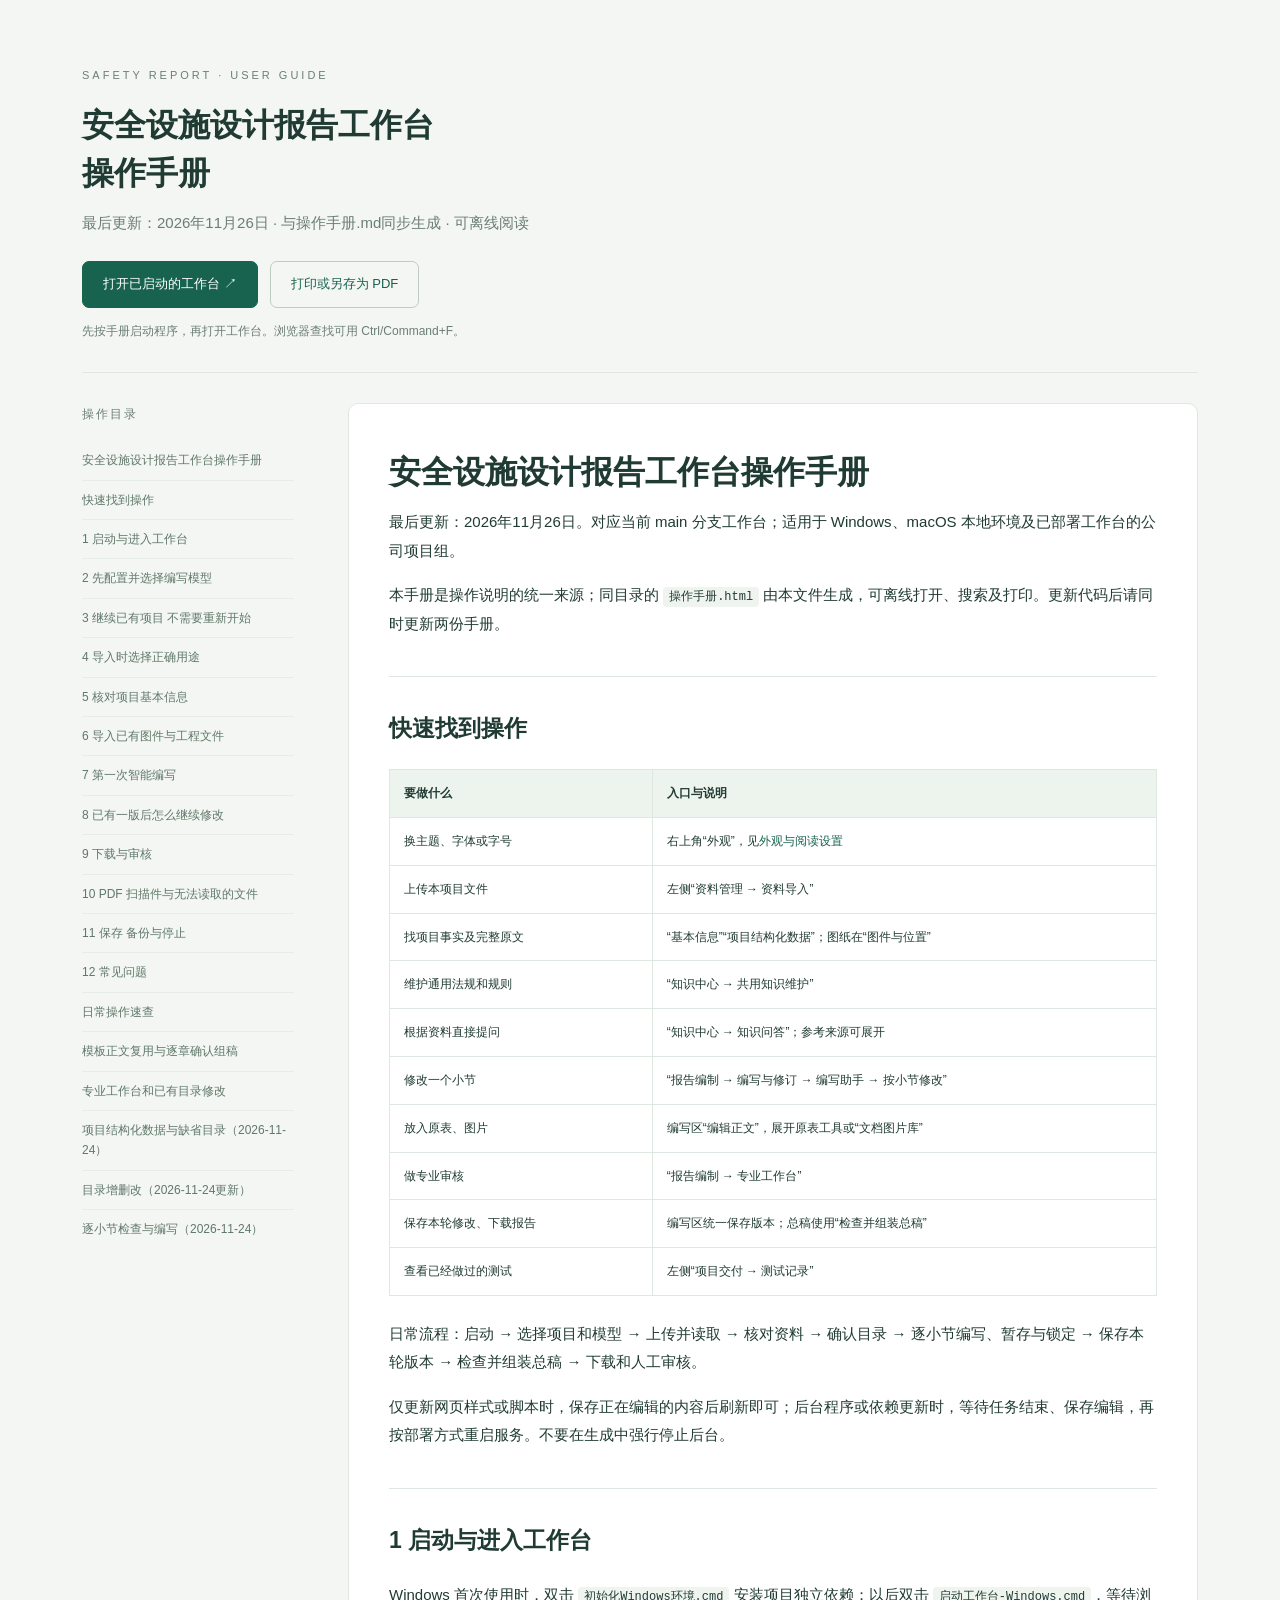
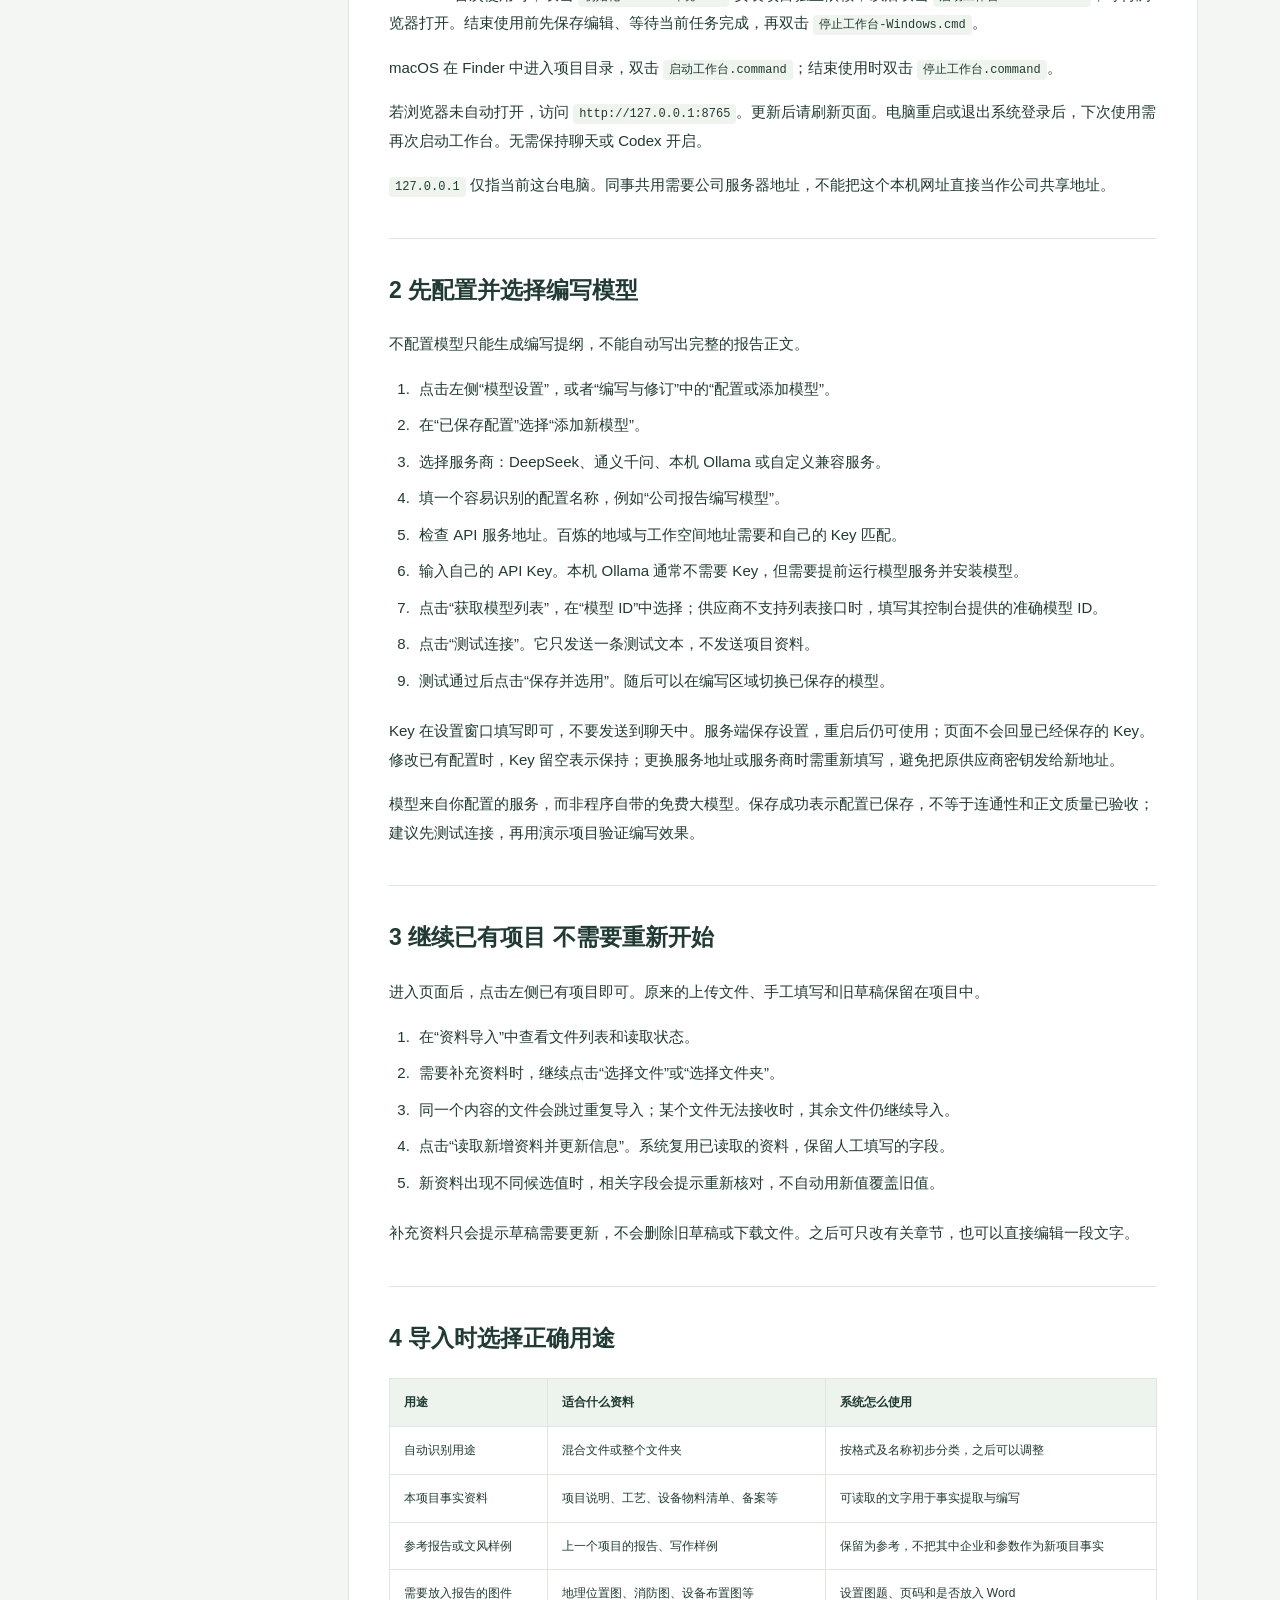
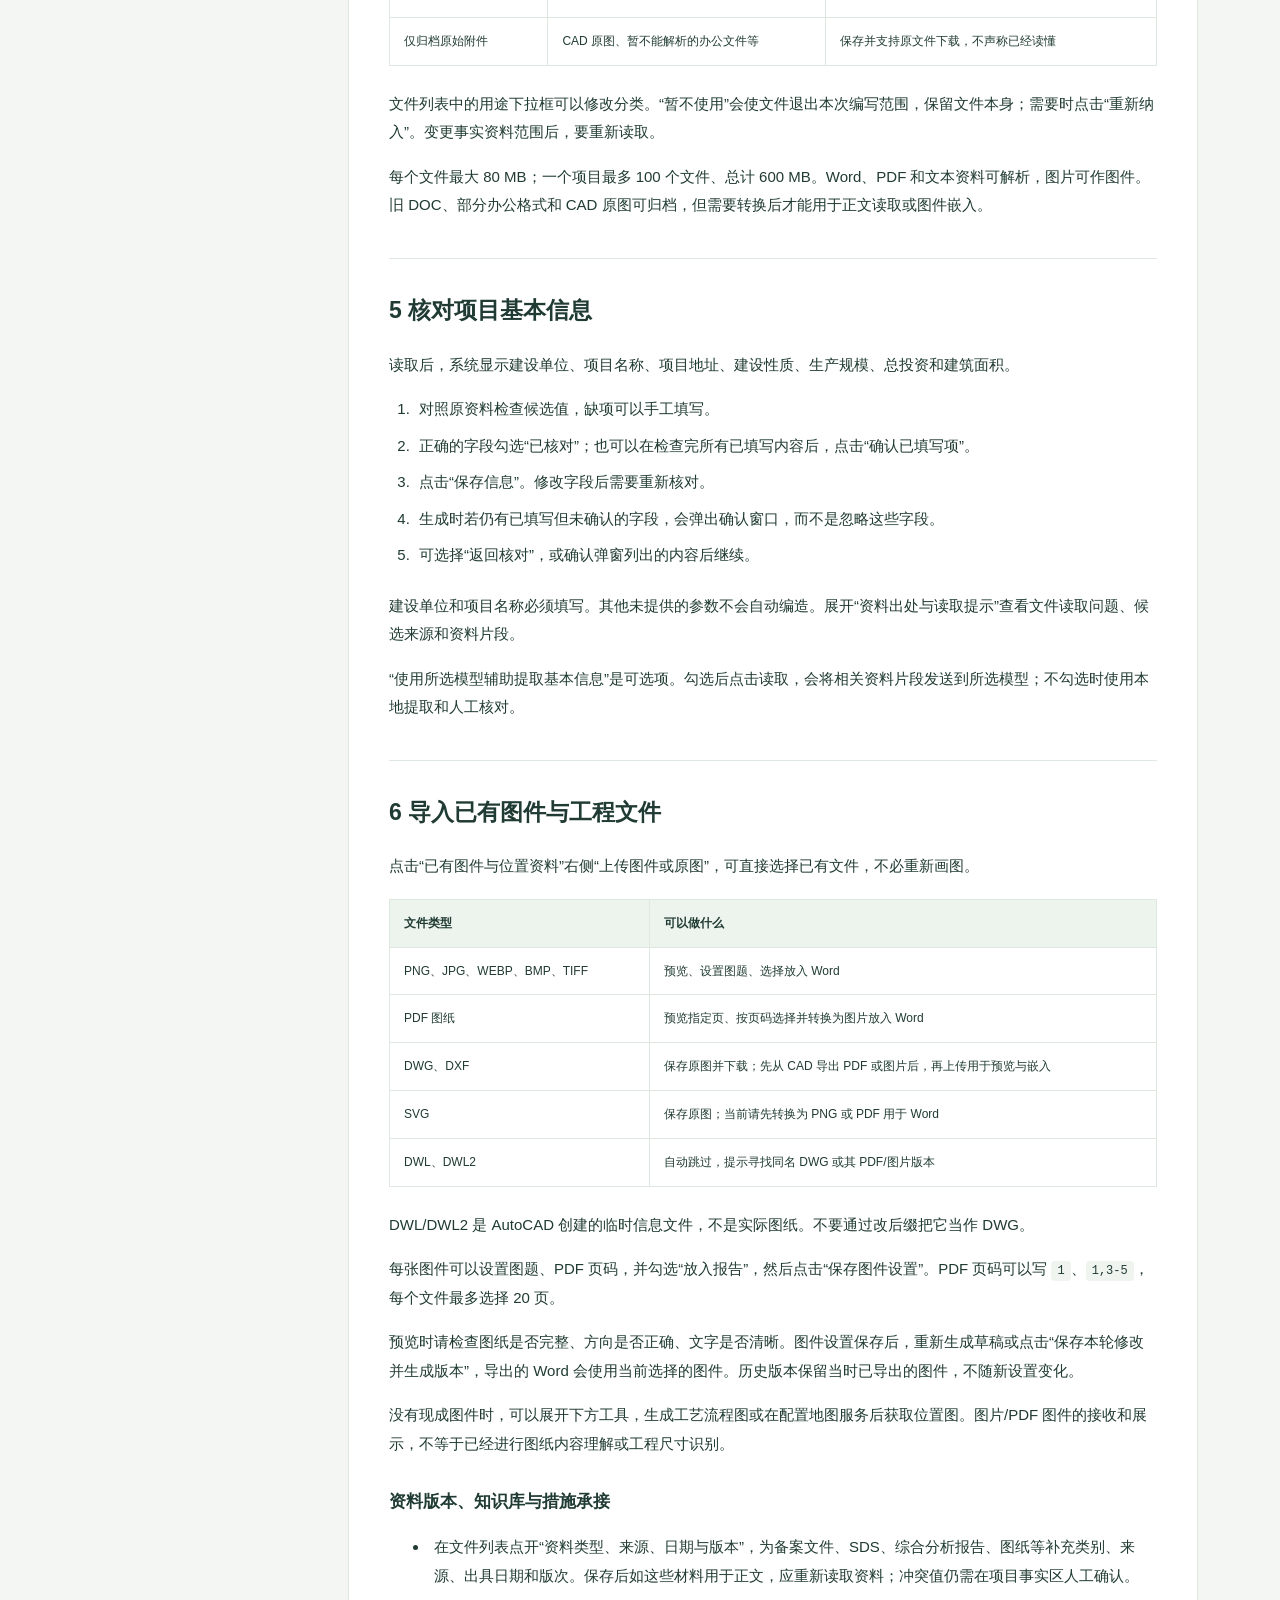
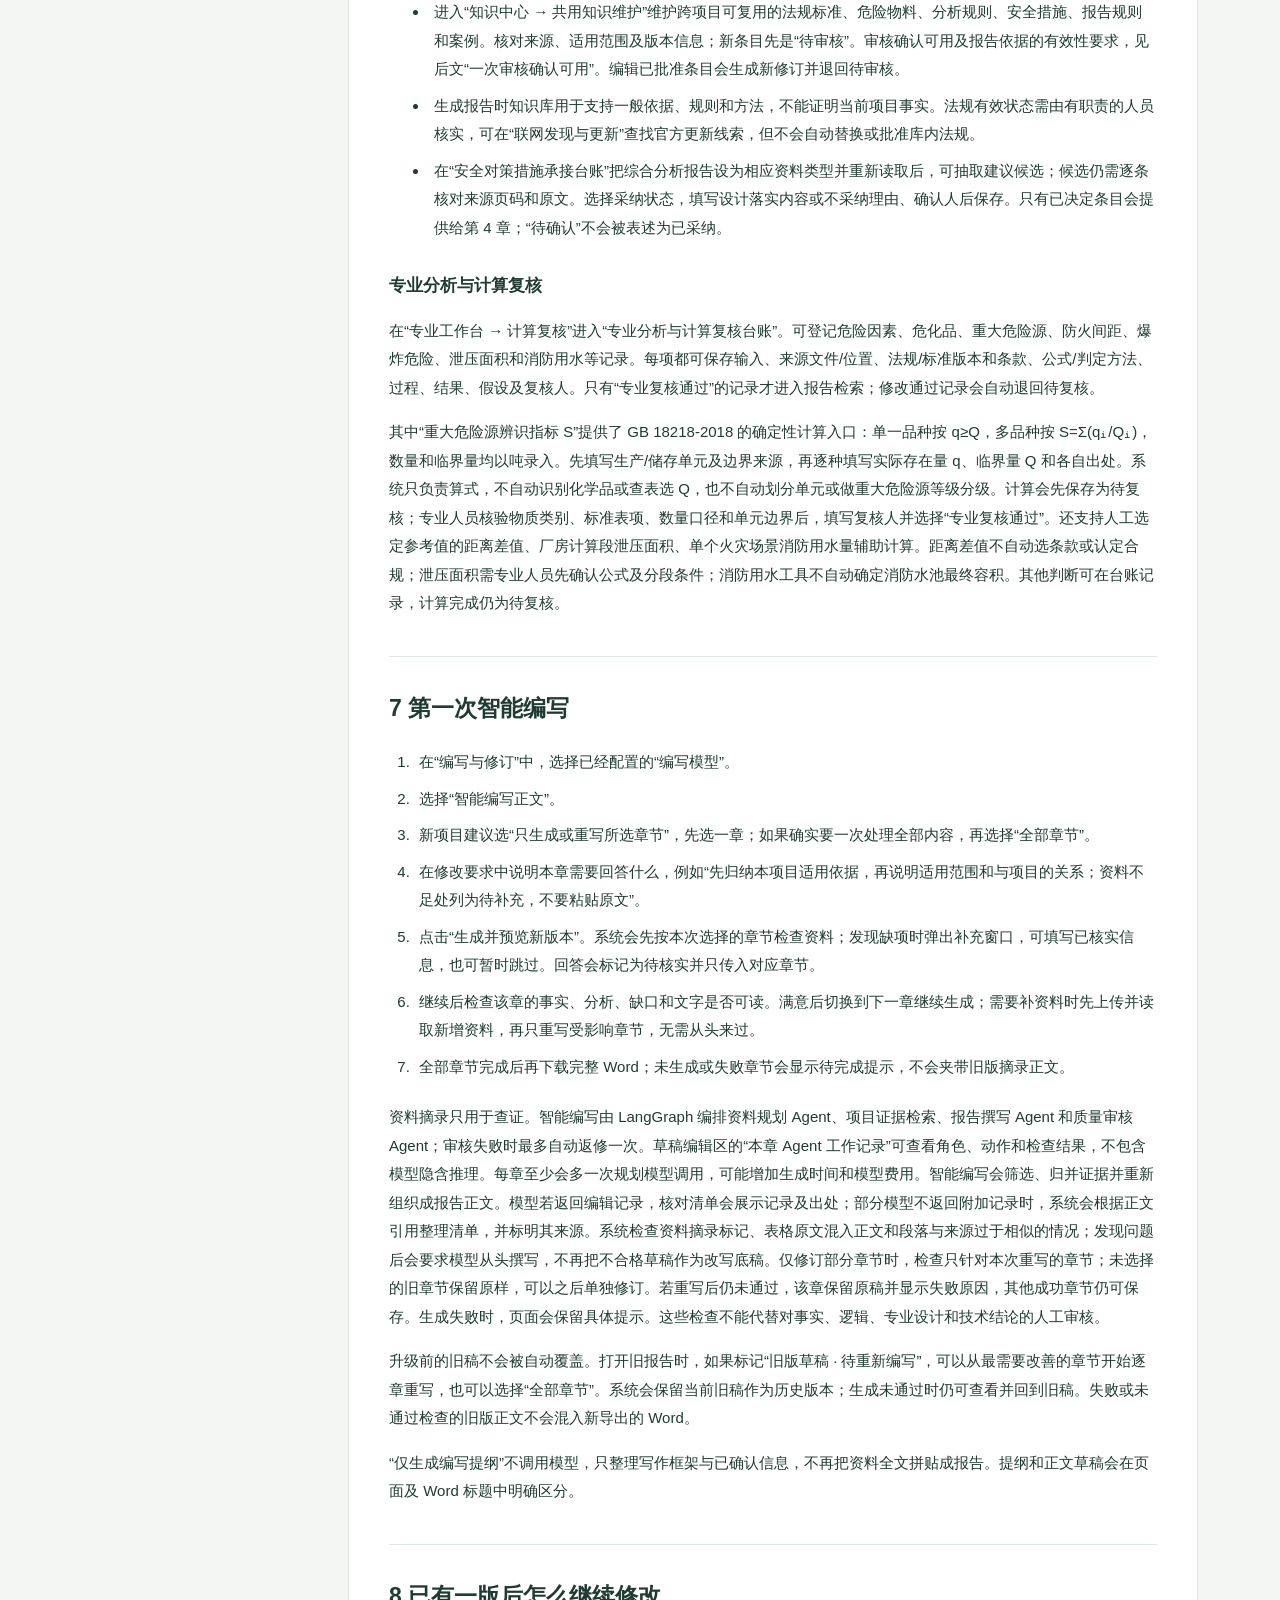
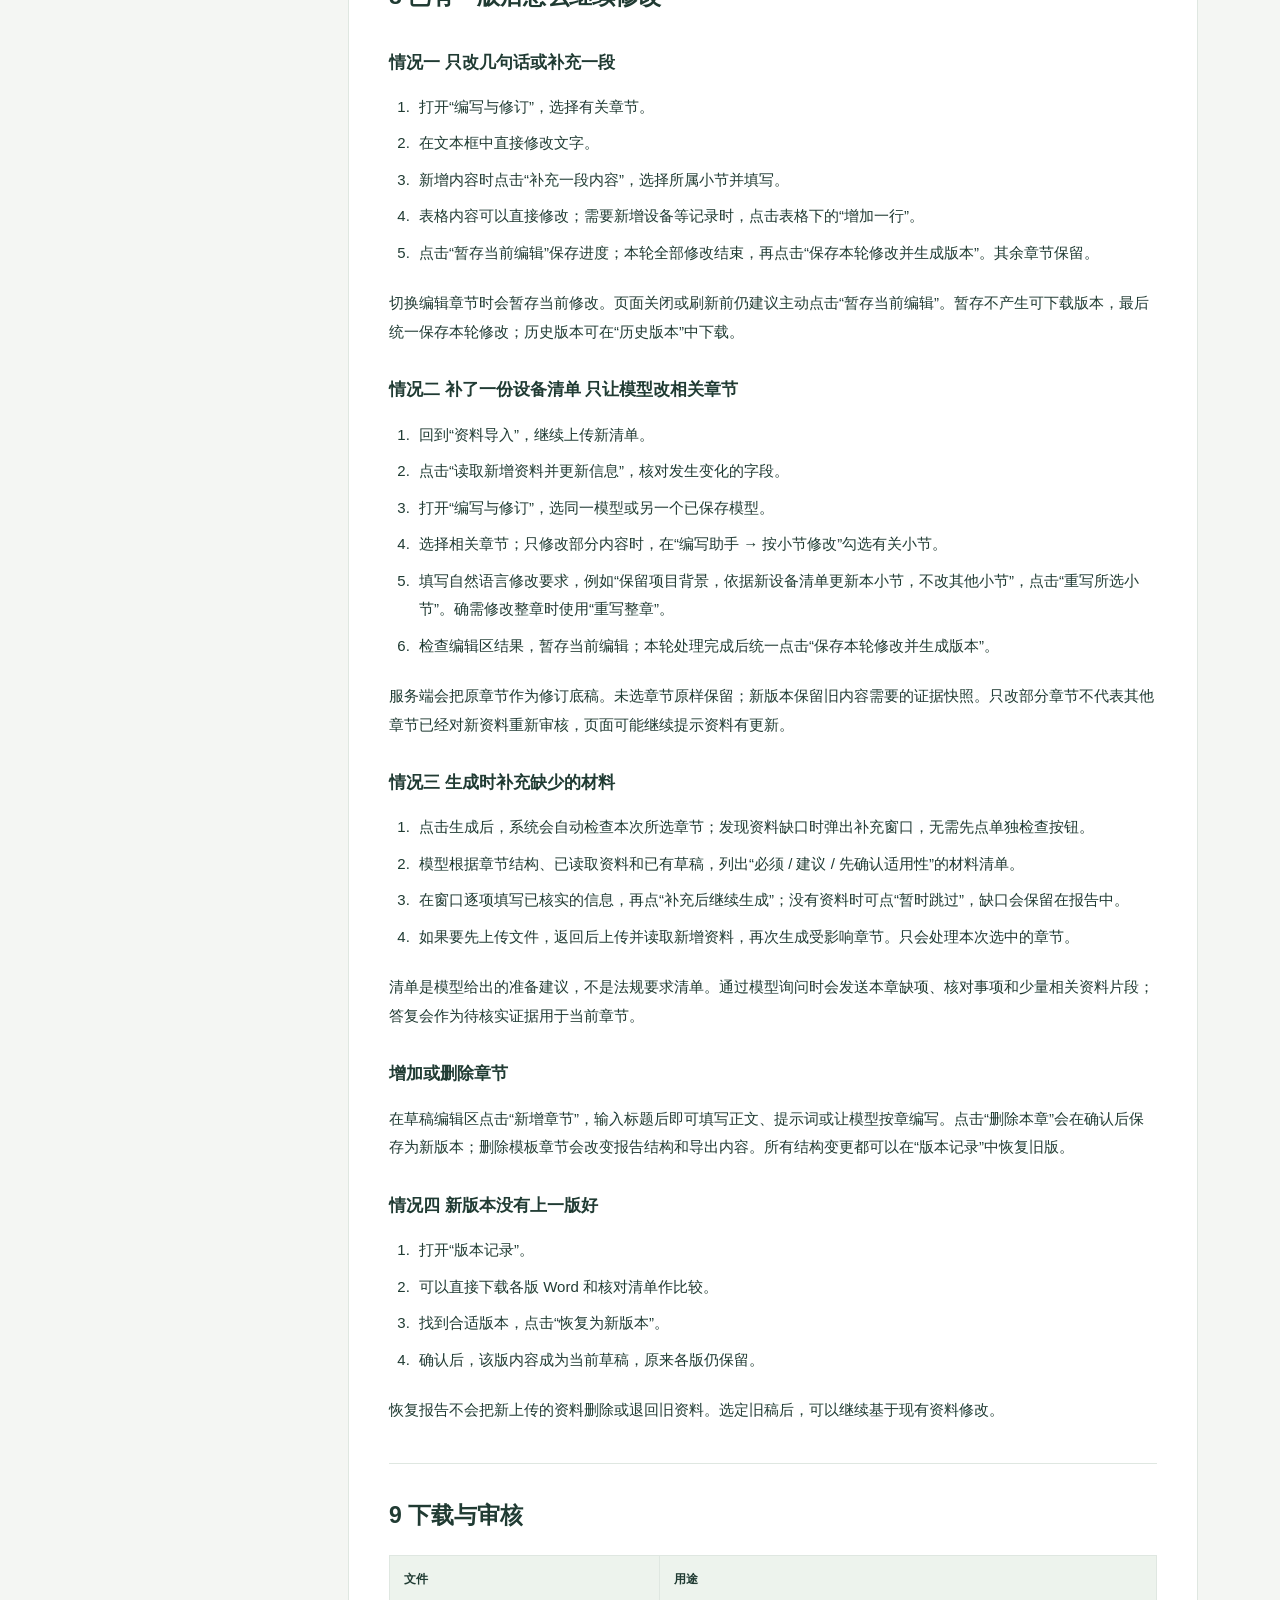
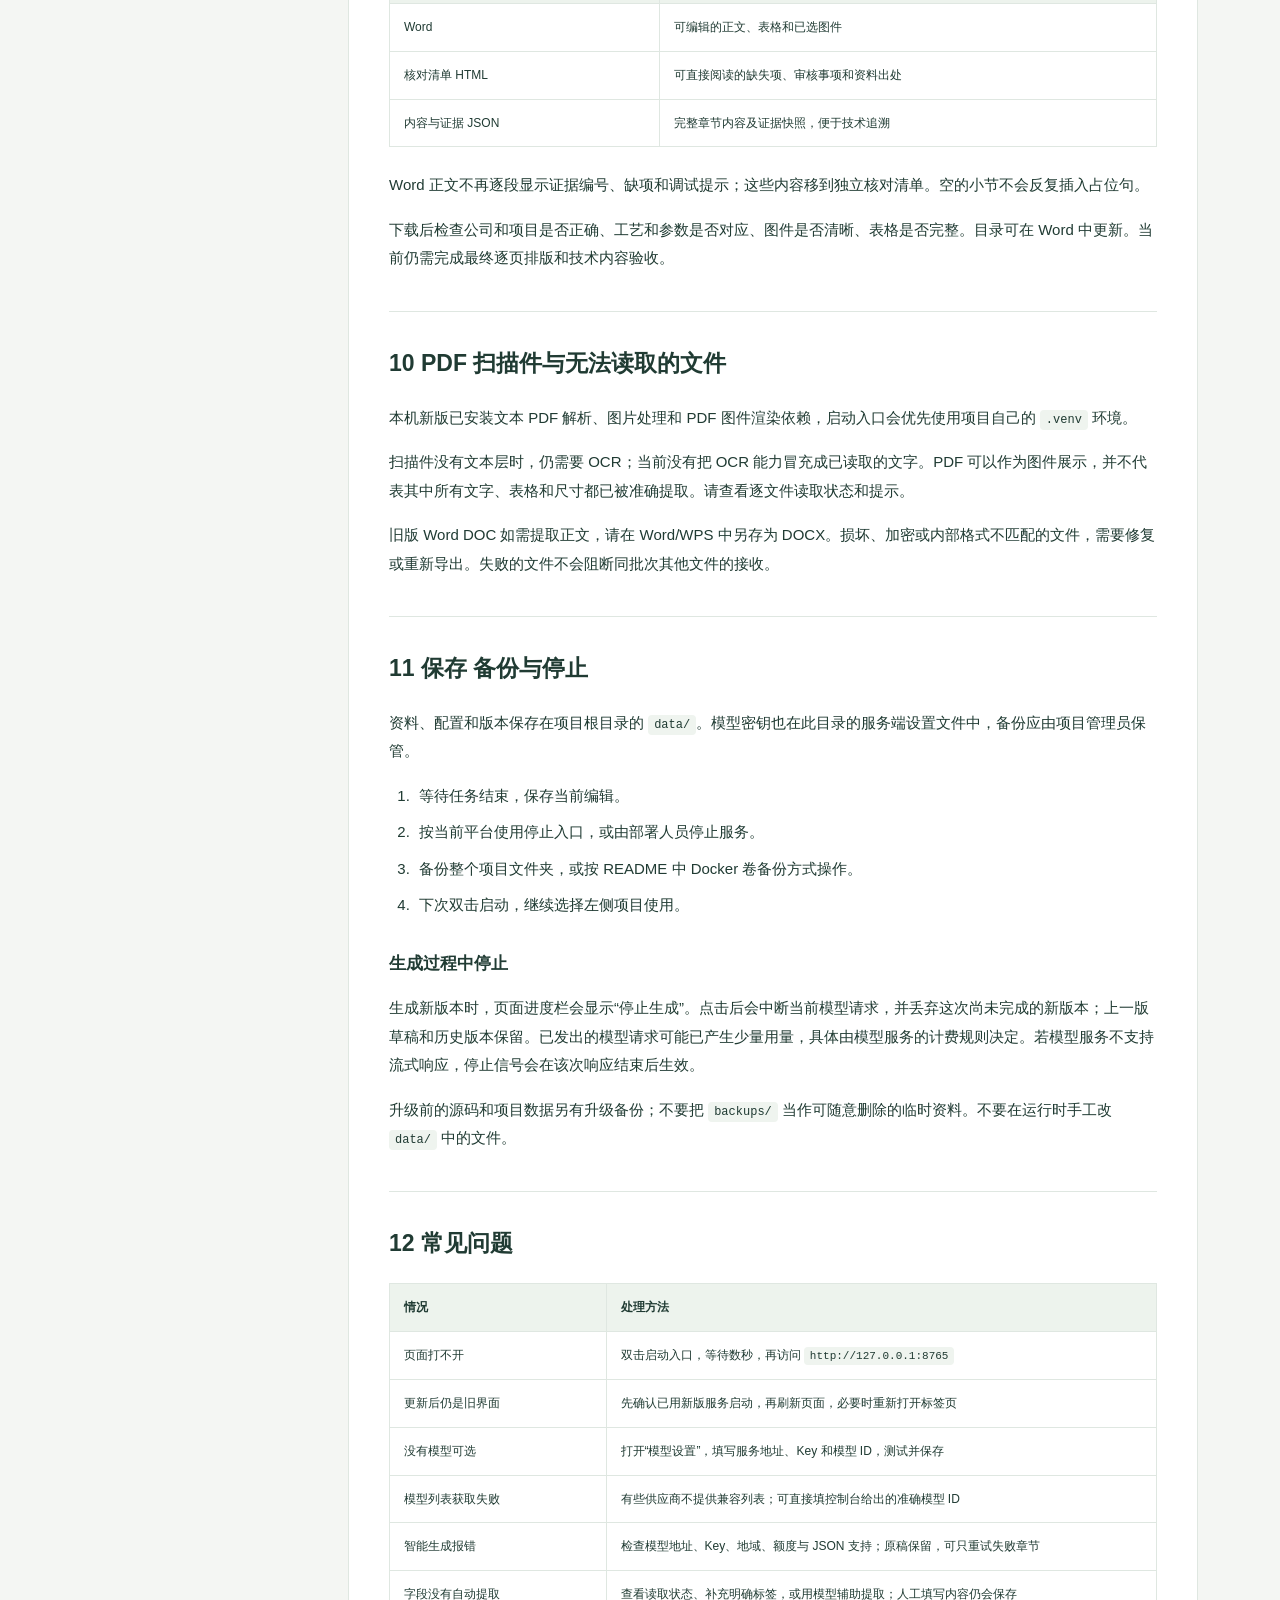
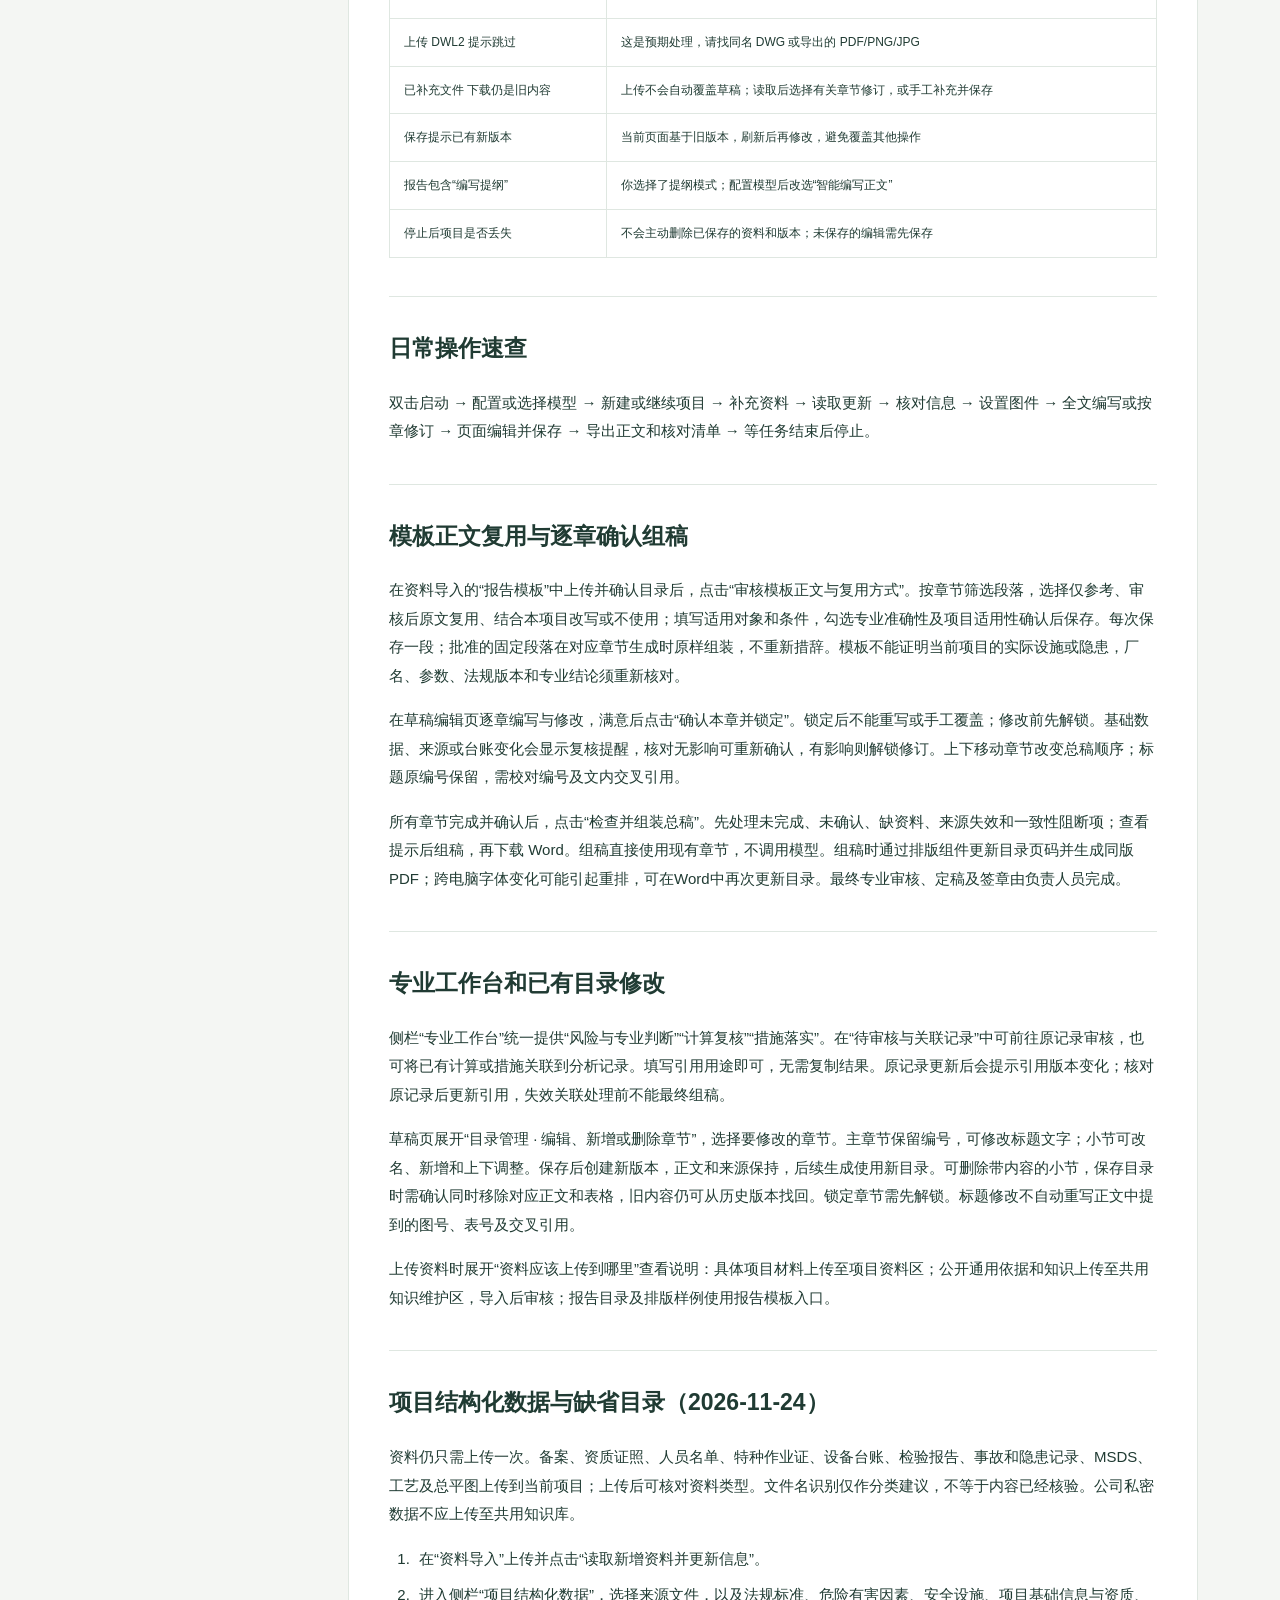
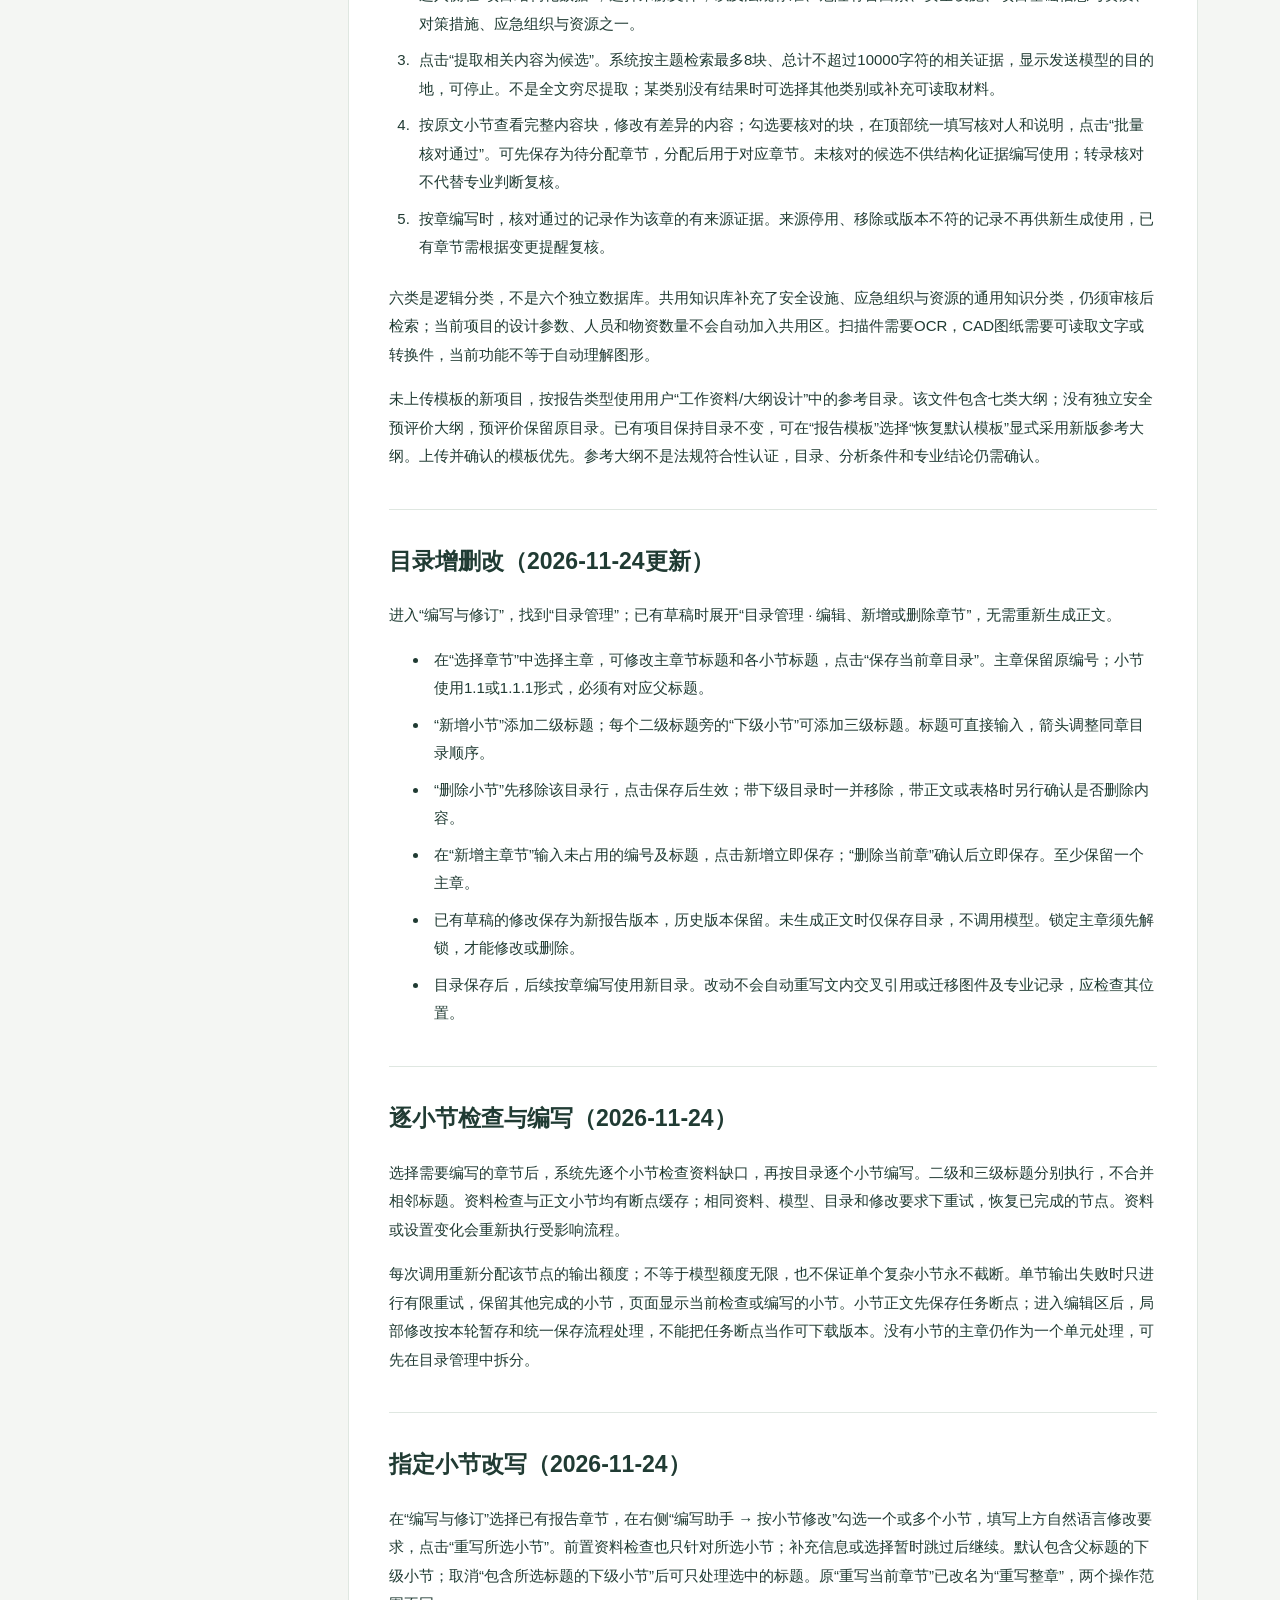
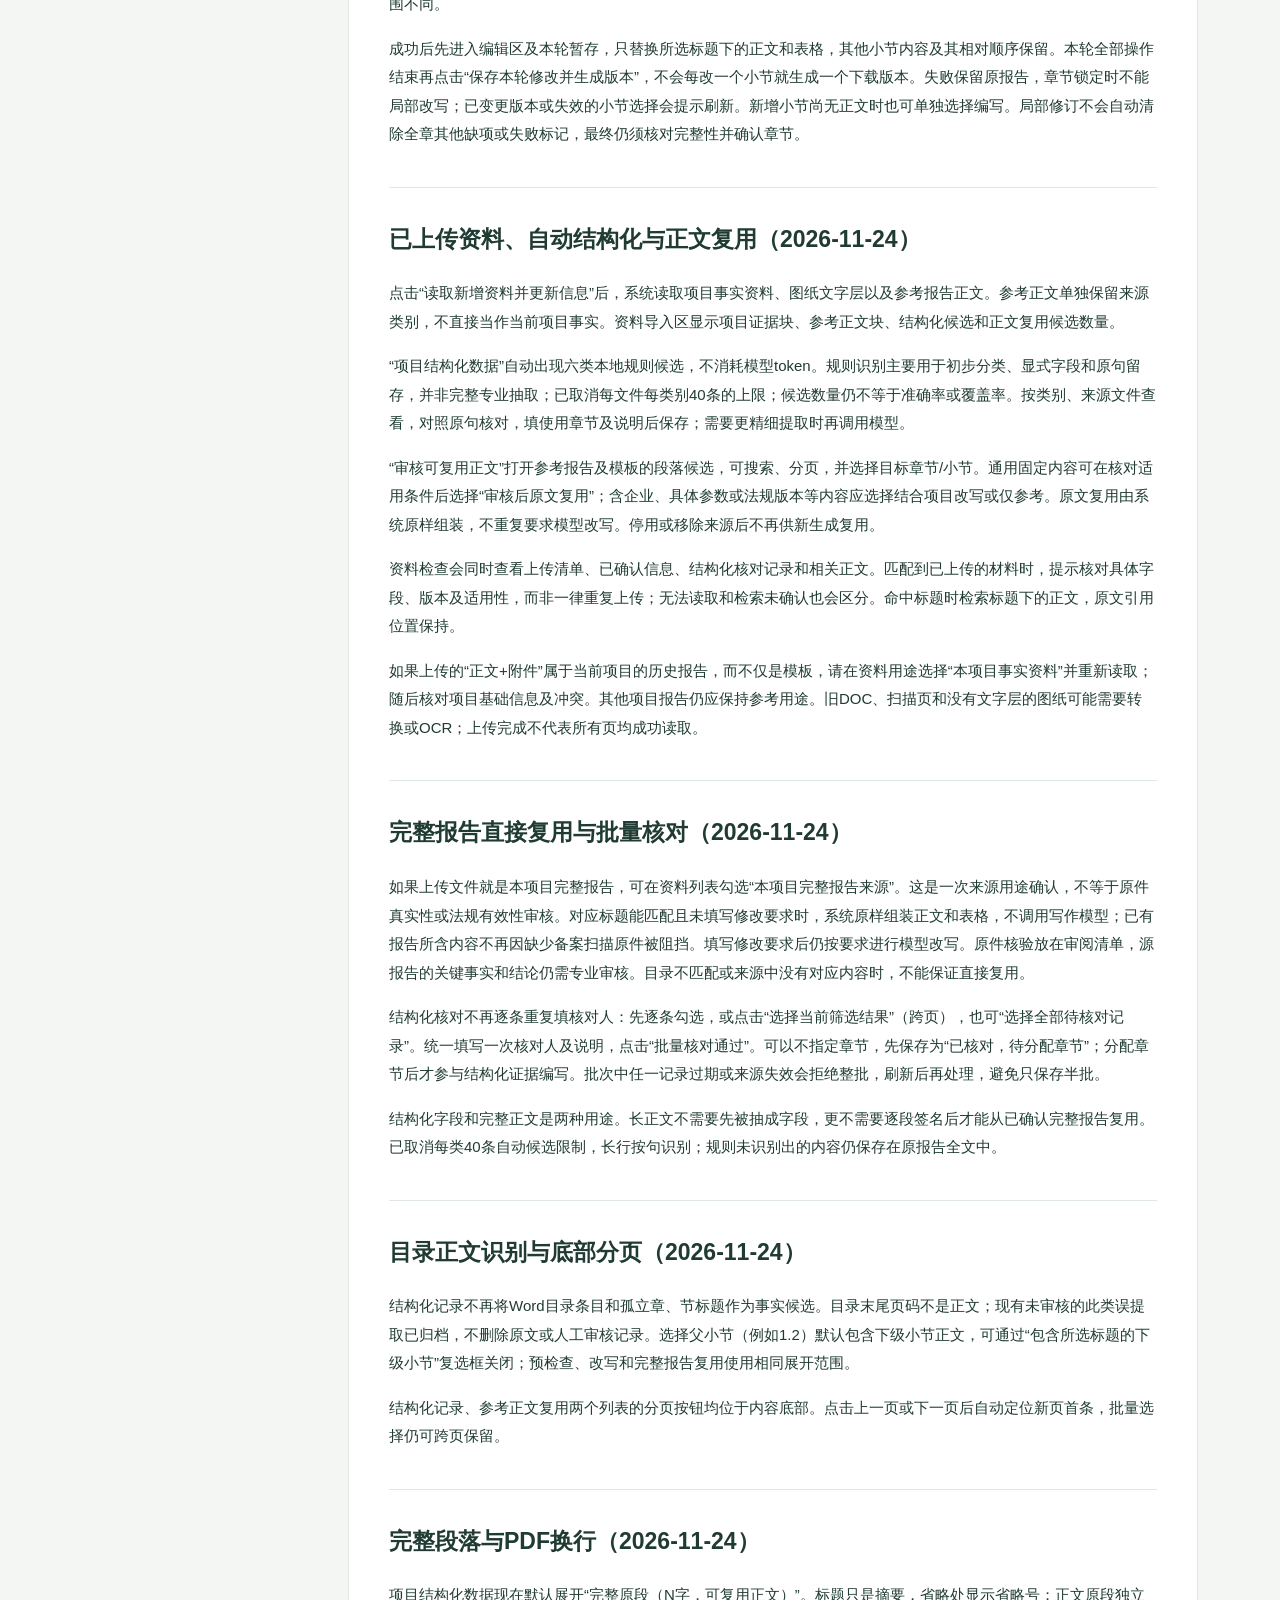
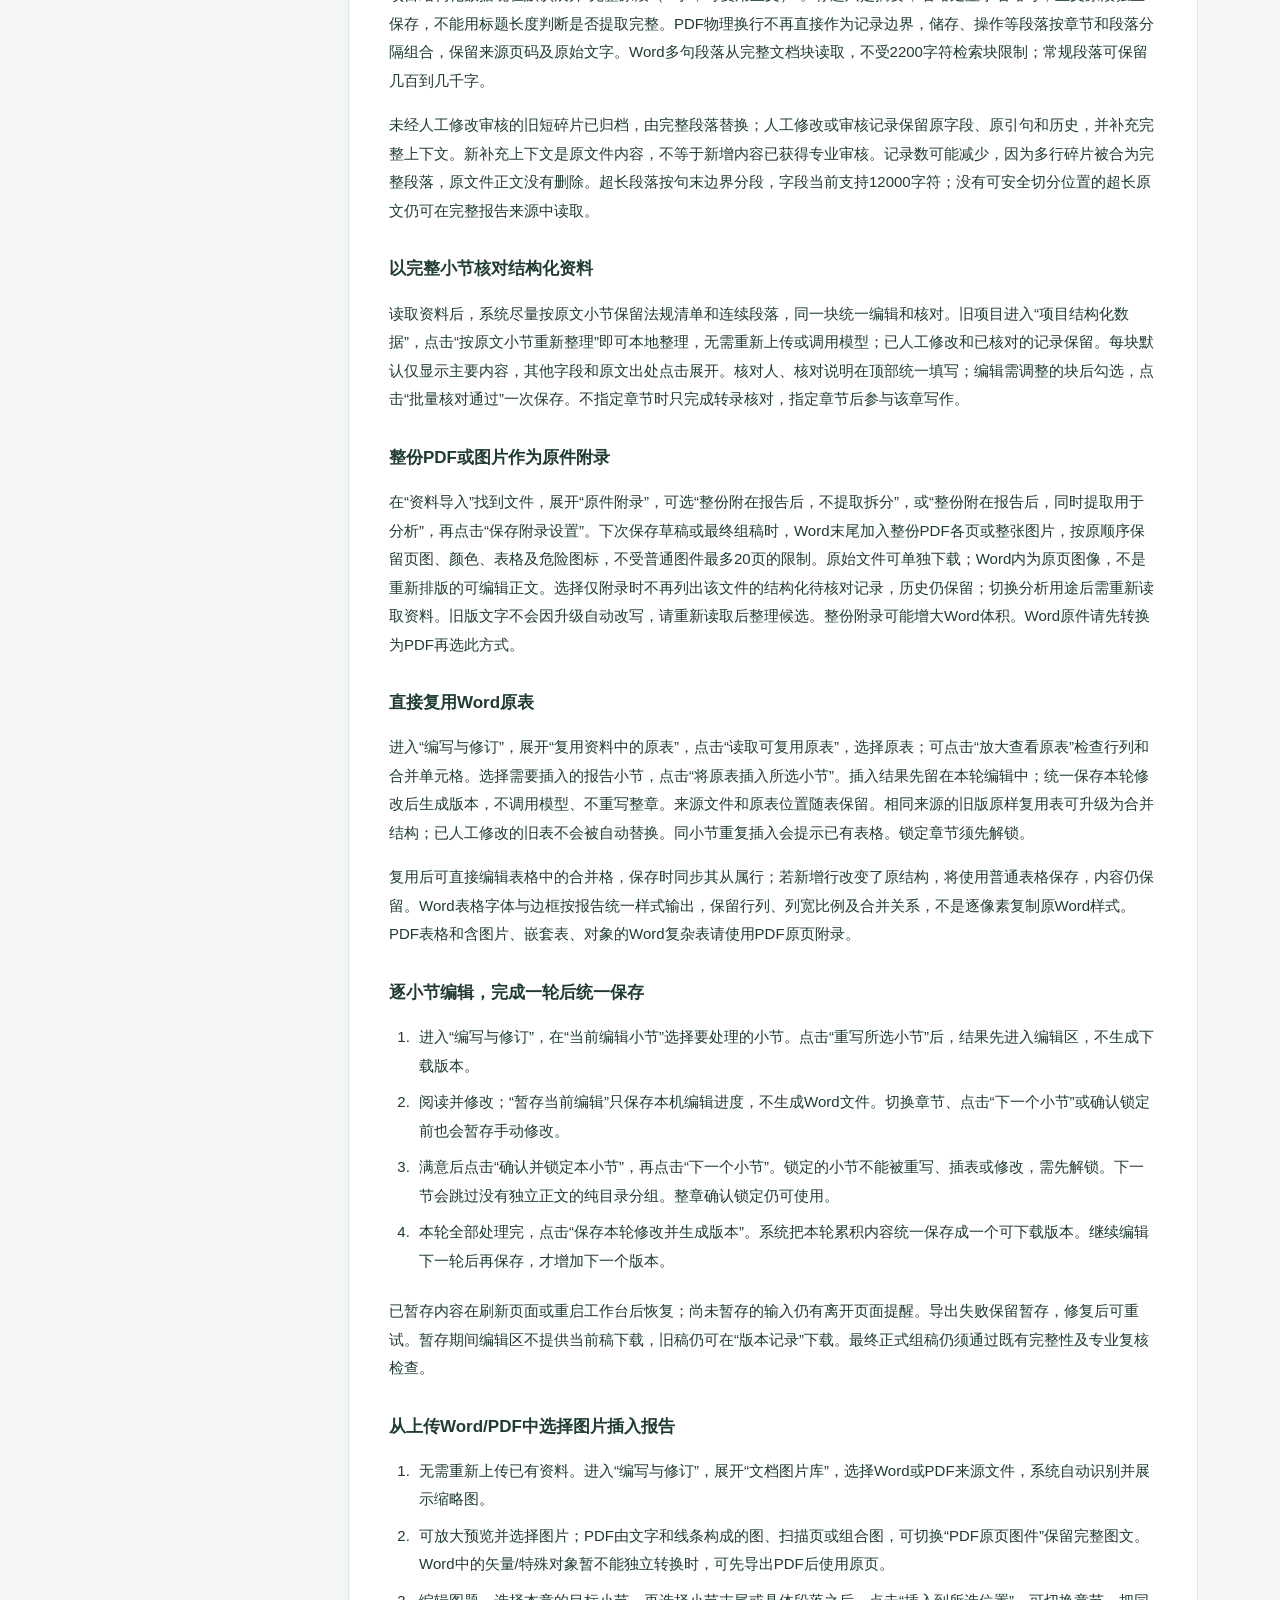
<file: 操作手册.html>
<!doctype html>
<html lang="zh-CN"><head><meta charset="utf-8"><meta name="viewport" content="width=device-width,initial-scale=1">
<title>安全设施设计报告工作台 操作手册</title><style>
:root{--ink:#203b33;--muted:#6b7e74;--green:#17634f;--line:#dfe7e1;--paper:#fff;--bg:#f4f6f3}*{box-sizing:border-box}html{scroll-behavior:smooth;scroll-padding-top:30px}body{margin:0;font:15px/1.9 -apple-system,BlinkMacSystemFont,"PingFang SC","Microsoft YaHei",sans-serif;color:var(--ink);background:var(--bg)}a{color:var(--green);text-decoration:none}a:hover{text-decoration:underline}.wrap{max-width:1180px;margin:auto;padding:40px 32px 60px}.hero{border-bottom:1px solid var(--line);padding:20px 0 30px;margin-bottom:30px}.eyebrow{font-size:11px;letter-spacing:3px;color:var(--muted)}h1{font-size:32px;line-height:1.5;margin:12px 0;font-weight:650}.subtitle{color:var(--muted);margin:0}.hero-actions{display:flex;gap:12px;align-items:center;flex-wrap:wrap;margin-top:24px}.button{display:inline-block;padding:10px 20px;background:var(--green);color:white;border-radius:7px;border:1px solid var(--green);font:inherit;font-size:13px;cursor:pointer}.button.secondary{background:transparent;color:var(--green);border-color:#bdcdc2}.hero small{display:block;color:var(--muted);margin-top:12px;font-size:12px}.layout{display:grid;grid-template-columns:230px minmax(0,1fr);gap:36px;align-items:start}nav{position:sticky;top:28px;padding-right:18px}nav strong{font-size:12px;font-weight:500;color:var(--muted);letter-spacing:2px;display:block;margin:0 0 15px}nav a{display:block;color:#5f7869;font-size:12px;padding:9px 0;border-bottom:1px solid #e6ece6;line-height:1.7}article{background:var(--paper);padding:32px 40px;border:1px solid var(--line);border-radius:10px;min-width:0}p{margin:0 0 16px}h2{font-size:23px;margin:38px 0 18px;font-weight:600;border-top:1px solid var(--line);padding-top:30px}h3{font-size:17px;margin:28px 0 14px;font-weight:600}ol{padding-left:25px;margin:12px 0 22px}li{padding-left:5px;margin:8px 0}code{font:12px/1.8 ui-monospace,SFMono-Regular,Menlo,"PingFang SC",monospace;background:#eff4ef;padding:3px 6px;border-radius:4px;overflow-wrap:anywhere;word-break:break-word}pre{background:#f0f5f0;padding:18px 22px;white-space:pre-wrap;overflow:auto;border-radius:6px;margin:18px 0 23px}pre code{background:transparent;padding:0;font-size:13px}.table-wrap{overflow-x:auto;margin:18px 0 24px}table{border-collapse:collapse;width:100%;font-size:12px;line-height:1.9}th,td{border:1px solid var(--line);padding:12px 14px;vertical-align:top;text-align:left}th{background:#edf3ed;font-weight:600}td:first-child{min-width:140px}td code{font-size:11px}footer{text-align:center;font-size:11px;color:#89998d;margin-top:30px}.route{font-size:12px;color:var(--muted);overflow-wrap:anywhere}button:focus-visible,a:focus-visible{outline:3px solid #81a88e;outline-offset:3px}@media(max-width:850px){.wrap{padding:25px 18px}.layout{display:block}nav{position:static;padding:0;margin-bottom:25px;display:flex;gap:8px;flex-wrap:wrap}nav strong{width:100%;margin-bottom:5px}nav a{border:1px solid var(--line);border-radius:5px;padding:6px 10px;font-size:11px}article{padding:22px}h1{font-size:27px}h2{font-size:21px}.route{font-size:11px}}@media print{@page{size:A4;margin:18mm 16mm}body{background:white;font-size:10pt;line-height:1.75}.wrap{padding:0;max-width:none}.hero{padding:0 0 14px;margin-bottom:16px}.eyebrow{font-size:8pt}h1{font-size:21pt}.subtitle{font-size:10pt}.hero-actions,nav,.hero small,footer{display:none}.layout{display:block}article{border:0;padding:0;border-radius:0}h2{font-size:15pt;margin:22px 0 12px;padding-top:16px;break-after:avoid}h3{font-size:11.5pt;margin:18px 0 9px;break-after:avoid}p,li{orphans:3;widows:3}table{font-size:9pt}thead{display:table-header-group}tr{break-inside:avoid}th,td{padding:6px 8px}code{font-size:8pt}pre{break-inside:avoid;padding:10px 14px}a{color:inherit}.table-wrap{overflow:visible}td:first-child{min-width:0}.route{font-size:8pt}}
nav{max-height:calc(100vh - 56px);overflow-y:auto}nav ul{list-style:none;padding:0;margin:0}nav li{margin:0;padding:0}nav .toc a{font-size:12px}@media print{nav{display:none}}</style></head>
<body><div class="wrap"><header class="hero"><span class="eyebrow">SAFETY REPORT · USER GUIDE</span>
<h1>安全设施设计报告工作台<br>操作手册</h1>
<p class="subtitle">最后更新：2026年11月26日 · 与操作手册.md同步生成 · 可离线阅读</p>
<div class="hero-actions"><a class="button" href="http://127.0.0.1:8765" target="_blank" rel="noopener">打开已启动的工作台 ↗</a>
<button class="button secondary" type="button" onclick="window.print()">打印或另存为 PDF</button></div>
<small>先按手册启动程序，再打开工作台。浏览器查找可用 Ctrl/Command+F。</small></header>
<div class="layout"><nav aria-label="手册目录"><strong>操作目录</strong><div class="toc">
<ul>
<li><a href="#安全设施设计报告工作台操作手册">安全设施设计报告工作台操作手册</a><ul>
<li><a href="#快速找到操作">快速找到操作</a></li>
<li><a href="#1-启动与进入工作台">1 启动与进入工作台</a></li>
<li><a href="#2-先配置并选择编写模型">2 先配置并选择编写模型</a></li>
<li><a href="#3-继续已有项目-不需要重新开始">3 继续已有项目 不需要重新开始</a></li>
<li><a href="#4-导入时选择正确用途">4 导入时选择正确用途</a></li>
<li><a href="#5-核对项目基本信息">5 核对项目基本信息</a></li>
<li><a href="#6-导入已有图件与工程文件">6 导入已有图件与工程文件</a></li>
<li><a href="#7-第一次智能编写">7 第一次智能编写</a></li>
<li><a href="#8-已有一版后怎么继续修改">8 已有一版后怎么继续修改</a></li>
<li><a href="#9-下载与审核">9 下载与审核</a></li>
<li><a href="#10-pdf-扫描件与无法读取的文件">10 PDF 扫描件与无法读取的文件</a></li>
<li><a href="#11-保存-备份与停止">11 保存 备份与停止</a></li>
<li><a href="#12-常见问题">12 常见问题</a></li>
<li><a href="#日常操作速查">日常操作速查</a></li>
<li><a href="#模板正文复用与逐章确认组稿">模板正文复用与逐章确认组稿</a></li>
<li><a href="#专业工作台和已有目录修改">专业工作台和已有目录修改</a></li>
<li><a href="#项目结构化数据与缺省目录2026-11-24">项目结构化数据与缺省目录（2026-11-24）</a></li>
<li><a href="#目录增删改2026-11-24更新">目录增删改（2026-11-24更新）</a></li>
<li><a href="#逐小节检查与编写2026-11-24">逐小节检查与编写（2026-11-24）</a></li>
<li><a href="#指定小节改写2026-11-24">指定小节改写（2026-11-24）</a></li>
<li><a href="#已上传资料自动结构化与正文复用2026-11-24">已上传资料、自动结构化与正文复用（2026-11-24）</a></li>
<li><a href="#完整报告直接复用与批量核对2026-11-24">完整报告直接复用与批量核对（2026-11-24）</a></li>
<li><a href="#目录正文识别与底部分页2026-11-24">目录正文识别与底部分页（2026-11-24）</a></li>
<li><a href="#完整段落与pdf换行2026-11-24">完整段落与PDF换行（2026-11-24）</a></li>
<li><a href="#外观与阅读设置">外观与阅读设置</a></li>
<li><a href="#测试记录项目回收站与更新">测试记录、项目回收站与更新</a></li>
<li><a href="#新版常见问题补充">新版常见问题补充</a></li>
</ul>
</li>
</ul>
</div>
</nav><article><h1 id="安全设施设计报告工作台操作手册">安全设施设计报告工作台操作手册</h1>
<p>最后更新：2026年11月26日。对应当前 main 分支工作台；适用于 Windows、macOS 本地环境及已部署工作台的公司项目组。</p>
<p>本手册是操作说明的统一来源；同目录的 <code>操作手册.html</code> 由本文件生成，可离线打开、搜索及打印。更新代码后请同时更新两份手册。</p>
<h2 id="快速找到操作">快速找到操作</h2>
<div class="table-wrap"><table>
<thead>
<tr>
<th>要做什么</th>
<th>入口与说明</th>
</tr>
</thead>
<tbody>
<tr>
<td>换主题、字体或字号</td>
<td>右上角“外观”，见<a href="#外观与阅读设置">外观与阅读设置</a></td>
</tr>
<tr>
<td>上传本项目文件</td>
<td>左侧“资料管理 → 资料导入”</td>
</tr>
<tr>
<td>找项目事实及完整原文</td>
<td>“基本信息”“项目结构化数据”；图纸在“图件与位置”</td>
</tr>
<tr>
<td>维护通用法规和规则</td>
<td>“知识中心 → 共用知识维护”</td>
</tr>
<tr>
<td>根据资料直接提问</td>
<td>“知识中心 → 知识问答”；参考来源可展开</td>
</tr>
<tr>
<td>修改一个小节</td>
<td>“报告编制 → 编写与修订 → 编写助手 → 按小节修改”</td>
</tr>
<tr>
<td>放入原表、图片</td>
<td>编写区“编辑正文”，展开原表工具或“文档图片库”</td>
</tr>
<tr>
<td>做专业审核</td>
<td>“报告编制 → 专业工作台”</td>
</tr>
<tr>
<td>保存本轮修改、下载报告</td>
<td>编写区统一保存版本；总稿使用“检查并组装总稿”</td>
</tr>
<tr>
<td>查看已经做过的测试</td>
<td>左侧“项目交付 → 测试记录”</td>
</tr>
</tbody>
</table></div>
<p>日常流程：启动 → 选择项目和模型 → 上传并读取 → 核对资料 → 确认目录 → 逐小节编写、暂存与锁定 → 保存本轮版本 → 检查并组装总稿 → 下载和人工审核。</p>
<p>仅更新网页样式或脚本时，保存正在编辑的内容后刷新即可；后台程序或依赖更新时，等待任务结束、保存编辑，再按部署方式重启服务。不要在生成中强行停止后台。</p>
<h2 id="1-启动与进入工作台">1 启动与进入工作台</h2>
<p>Windows 首次使用时，双击 <code>初始化Windows环境.cmd</code> 安装项目独立依赖；以后双击 <code>启动工作台-Windows.cmd</code>，等待浏览器打开。结束使用前先保存编辑、等待当前任务完成，再双击 <code>停止工作台-Windows.cmd</code>。</p>
<p>macOS 在 Finder 中进入项目目录，双击 <code>启动工作台.command</code>；结束使用时双击 <code>停止工作台.command</code>。</p>
<p>若浏览器未自动打开，访问 <code>http://127.0.0.1:8765</code>。更新后请刷新页面。电脑重启或退出系统登录后，下次使用需再次启动工作台。无需保持聊天或 Codex 开启。</p>
<p><code>127.0.0.1</code> 仅指当前这台电脑。同事共用需要公司服务器地址，不能把这个本机网址直接当作公司共享地址。</p>
<h2 id="2-先配置并选择编写模型">2 先配置并选择编写模型</h2>
<p>不配置模型只能生成编写提纲，不能自动写出完整的报告正文。</p>
<ol>
<li>点击左侧“模型设置”，或者“编写与修订”中的“配置或添加模型”。</li>
<li>在“已保存配置”选择“添加新模型”。</li>
<li>选择服务商：DeepSeek、通义千问、本机 Ollama 或自定义兼容服务。</li>
<li>填一个容易识别的配置名称，例如“公司报告编写模型”。</li>
<li>检查 API 服务地址。百炼的地域与工作空间地址需要和自己的 Key 匹配。</li>
<li>输入自己的 API Key。本机 Ollama 通常不需要 Key，但需要提前运行模型服务并安装模型。</li>
<li>点击“获取模型列表”，在“模型 ID”中选择；供应商不支持列表接口时，填写其控制台提供的准确模型 ID。</li>
<li>点击“测试连接”。它只发送一条测试文本，不发送项目资料。</li>
<li>测试通过后点击“保存并选用”。随后可以在编写区域切换已保存的模型。</li>
</ol>
<p>Key 在设置窗口填写即可，不要发送到聊天中。服务端保存设置，重启后仍可使用；页面不会回显已经保存的 Key。修改已有配置时，Key 留空表示保持；更换服务地址或服务商时需重新填写，避免把原供应商密钥发给新地址。</p>
<p>模型来自你配置的服务，而非程序自带的免费大模型。保存成功表示配置已保存，不等于连通性和正文质量已验收；建议先测试连接，再用演示项目验证编写效果。</p>
<h2 id="3-继续已有项目-不需要重新开始">3 继续已有项目 不需要重新开始</h2>
<p>进入页面后，点击左侧已有项目即可。原来的上传文件、手工填写和旧草稿保留在项目中。</p>
<ol>
<li>在“资料导入”中查看文件列表和读取状态。</li>
<li>需要补充资料时，继续点击“选择文件”或“选择文件夹”。</li>
<li>同一个内容的文件会跳过重复导入；某个文件无法接收时，其余文件仍继续导入。</li>
<li>点击“读取新增资料并更新信息”。系统复用已读取的资料，保留人工填写的字段。</li>
<li>新资料出现不同候选值时，相关字段会提示重新核对，不自动用新值覆盖旧值。</li>
</ol>
<p>补充资料只会提示草稿需要更新，不会删除旧草稿或下载文件。之后可只改有关章节，也可以直接编辑一段文字。</p>
<h2 id="4-导入时选择正确用途">4 导入时选择正确用途</h2>
<div class="table-wrap"><table>
<thead>
<tr>
<th>用途</th>
<th>适合什么资料</th>
<th>系统怎么使用</th>
</tr>
</thead>
<tbody>
<tr>
<td>自动识别用途</td>
<td>混合文件或整个文件夹</td>
<td>按格式及名称初步分类，之后可以调整</td>
</tr>
<tr>
<td>本项目事实资料</td>
<td>项目说明、工艺、设备物料清单、备案等</td>
<td>可读取的文字用于事实提取与编写</td>
</tr>
<tr>
<td>参考报告或文风样例</td>
<td>上一个项目的报告、写作样例</td>
<td>保留为参考，不把其中企业和参数作为新项目事实</td>
</tr>
<tr>
<td>需要放入报告的图件</td>
<td>地理位置图、消防图、设备布置图等</td>
<td>设置图题、页码和是否放入 Word</td>
</tr>
<tr>
<td>仅归档原始附件</td>
<td>CAD 原图、暂不能解析的办公文件等</td>
<td>保存并支持原文件下载，不声称已经读懂</td>
</tr>
</tbody>
</table></div>
<p>文件列表中的用途下拉框可以修改分类。“暂不使用”会使文件退出本次编写范围，保留文件本身；需要时点击“重新纳入”。变更事实资料范围后，要重新读取。</p>
<p>每个文件最大 80 MB；一个项目最多 100 个文件、总计 600 MB。Word、PDF 和文本资料可解析，图片可作图件。旧 DOC、部分办公格式和 CAD 原图可归档，但需要转换后才能用于正文读取或图件嵌入。</p>
<h2 id="5-核对项目基本信息">5 核对项目基本信息</h2>
<p>读取后，系统显示建设单位、项目名称、项目地址、建设性质、生产规模、总投资和建筑面积。</p>
<ol>
<li>对照原资料检查候选值，缺项可以手工填写。</li>
<li>正确的字段勾选“已核对”；也可以在检查完所有已填写内容后，点击“确认已填写项”。</li>
<li>点击“保存信息”。修改字段后需要重新核对。</li>
<li>生成时若仍有已填写但未确认的字段，会弹出确认窗口，而不是忽略这些字段。</li>
<li>可选择“返回核对”，或确认弹窗列出的内容后继续。</li>
</ol>
<p>建设单位和项目名称必须填写。其他未提供的参数不会自动编造。展开“资料出处与读取提示”查看文件读取问题、候选来源和资料片段。</p>
<p>“使用所选模型辅助提取基本信息”是可选项。勾选后点击读取，会将相关资料片段发送到所选模型；不勾选时使用本地提取和人工核对。</p>
<h2 id="6-导入已有图件与工程文件">6 导入已有图件与工程文件</h2>
<p>点击“已有图件与位置资料”右侧“上传图件或原图”，可直接选择已有文件，不必重新画图。</p>
<div class="table-wrap"><table>
<thead>
<tr>
<th>文件类型</th>
<th>可以做什么</th>
</tr>
</thead>
<tbody>
<tr>
<td>PNG、JPG、WEBP、BMP、TIFF</td>
<td>预览、设置图题、选择放入 Word</td>
</tr>
<tr>
<td>PDF 图纸</td>
<td>预览指定页、按页码选择并转换为图片放入 Word</td>
</tr>
<tr>
<td>DWG、DXF</td>
<td>保存原图并下载；先从 CAD 导出 PDF 或图片后，再上传用于预览与嵌入</td>
</tr>
<tr>
<td>SVG</td>
<td>保存原图；当前请先转换为 PNG 或 PDF 用于 Word</td>
</tr>
<tr>
<td>DWL、DWL2</td>
<td>自动跳过，提示寻找同名 DWG 或其 PDF/图片版本</td>
</tr>
</tbody>
</table></div>
<p>DWL/DWL2 是 AutoCAD 创建的临时信息文件，不是实际图纸。不要通过改后缀把它当作 DWG。</p>
<p>每张图件可以设置图题、PDF 页码，并勾选“放入报告”，然后点击“保存图件设置”。PDF 页码可以写 <code>1</code>、<code>1,3-5</code>，每个文件最多选择 20 页。</p>
<p>预览时请检查图纸是否完整、方向是否正确、文字是否清晰。图件设置保存后，重新生成草稿或点击“保存本轮修改并生成版本”，导出的 Word 会使用当前选择的图件。历史版本保留当时已导出的图件，不随新设置变化。</p>
<p>没有现成图件时，可以展开下方工具，生成工艺流程图或在配置地图服务后获取位置图。图片/PDF 图件的接收和展示，不等于已经进行图纸内容理解或工程尺寸识别。</p>
<h3 id="资料版本知识库与措施承接">资料版本、知识库与措施承接</h3>
<ul>
<li>在文件列表点开“资料类型、来源、日期与版本”，为备案文件、SDS、综合分析报告、图纸等补充类别、来源、出具日期和版次。保存后如这些材料用于正文，应重新读取资料；冲突值仍需在项目事实区人工确认。</li>
<li>进入“知识中心 → 共用知识维护”维护跨项目可复用的法规标准、危险物料、分析规则、安全措施、报告规则和案例。核对来源、适用范围及版本信息；新条目先是“待审核”。审核确认可用及报告依据的有效性要求，见后文“一次审核确认可用”。编辑已批准条目会生成新修订并退回待审核。</li>
<li>生成报告时知识库用于支持一般依据、规则和方法，不能证明当前项目事实。法规有效状态需由有职责的人员核实，可在“联网发现与更新”查找官方更新线索，但不会自动替换或批准库内法规。</li>
<li>在“安全对策措施承接台账”把综合分析报告设为相应资料类型并重新读取后，可抽取建议候选；候选仍需逐条核对来源页码和原文。选择采纳状态，填写设计落实内容或不采纳理由、确认人后保存。只有已决定条目会提供给第 4 章；“待确认”不会被表述为已采纳。</li>
</ul>
<h3 id="专业分析与计算复核">专业分析与计算复核</h3>
<p>在“专业工作台 → 计算复核”进入“专业分析与计算复核台账”。可登记危险因素、危化品、重大危险源、防火间距、爆炸危险、泄压面积和消防用水等记录。每项都可保存输入、来源文件/位置、法规/标准版本和条款、公式/判定方法、过程、结果、假设及复核人。只有“专业复核通过”的记录才进入报告检索；修改通过记录会自动退回待复核。</p>
<p>其中“重大危险源辨识指标 S”提供了 GB 18218-2018 的确定性计算入口：单一品种按 q≥Q，多品种按 S=Σ(qᵢ/Qᵢ)，数量和临界量均以吨录入。先填写生产/储存单元及边界来源，再逐种填写实际存在量 q、临界量 Q 和各自出处。系统只负责算式，不自动识别化学品或查表选 Q，也不自动划分单元或做重大危险源等级分级。计算会先保存为待复核；专业人员核验物质类别、标准表项、数量口径和单元边界后，填写复核人并选择“专业复核通过”。还支持人工选定参考值的距离差值、厂房计算段泄压面积、单个火灾场景消防用水量辅助计算。距离差值不自动选条款或认定合规；泄压面积需专业人员先确认公式及分段条件；消防用水工具不自动确定消防水池最终容积。其他判断可在台账记录，计算完成仍为待复核。</p>
<h2 id="7-第一次智能编写">7 第一次智能编写</h2>
<ol>
<li>在“编写与修订”中，选择已经配置的“编写模型”。</li>
<li>选择“智能编写正文”。</li>
<li>新项目建议选“只生成或重写所选章节”，先选一章；如果确实要一次处理全部内容，再选择“全部章节”。</li>
<li>在修改要求中说明本章需要回答什么，例如“先归纳本项目适用依据，再说明适用范围和与项目的关系；资料不足处列为待补充，不要粘贴原文”。</li>
<li>点击“生成并预览新版本”。系统会先按本次选择的章节检查资料；发现缺项时弹出补充窗口，可填写已核实信息，也可暂时跳过。回答会标记为待核实并只传入对应章节。</li>
<li>继续后检查该章的事实、分析、缺口和文字是否可读。满意后切换到下一章继续生成；需要补资料时先上传并读取新增资料，再只重写受影响章节，无需从头来过。</li>
<li>全部章节完成后再下载完整 Word；未生成或失败章节会显示待完成提示，不会夹带旧版摘录正文。</li>
</ol>
<p>资料摘录只用于查证。智能编写由 LangGraph 编排资料规划 Agent、项目证据检索、报告撰写 Agent 和质量审核 Agent；审核失败时最多自动返修一次。草稿编辑区的“本章 Agent 工作记录”可查看角色、动作和检查结果，不包含模型隐含推理。每章至少会多一次规划模型调用，可能增加生成时间和模型费用。智能编写会筛选、归并证据并重新组织成报告正文。模型若返回编辑记录，核对清单会展示记录及出处；部分模型不返回附加记录时，系统会根据正文引用整理清单，并标明其来源。系统检查资料摘录标记、表格原文混入正文和段落与来源过于相似的情况；发现问题后会要求模型从头撰写，不再把不合格草稿作为改写底稿。仅修订部分章节时，检查只针对本次重写的章节；未选择的旧章节保留原样，可以之后单独修订。若重写后仍未通过，该章保留原稿并显示失败原因，其他成功章节仍可保存。生成失败时，页面会保留具体提示。这些检查不能代替对事实、逻辑、专业设计和技术结论的人工审核。</p>
<p>升级前的旧稿不会被自动覆盖。打开旧报告时，如果标记“旧版草稿 · 待重新编写”，可以从最需要改善的章节开始逐章重写，也可以选择“全部章节”。系统会保留当前旧稿作为历史版本；生成未通过时仍可查看并回到旧稿。失败或未通过检查的旧版正文不会混入新导出的 Word。</p>
<p>“仅生成编写提纲”不调用模型，只整理写作框架与已确认信息，不再把资料全文拼贴成报告。提纲和正文草稿会在页面及 Word 标题中明确区分。</p>
<h2 id="8-已有一版后怎么继续修改">8 已有一版后怎么继续修改</h2>
<h3 id="情况一-只改几句话或补充一段">情况一 只改几句话或补充一段</h3>
<ol>
<li>打开“编写与修订”，选择有关章节。</li>
<li>在文本框中直接修改文字。</li>
<li>新增内容时点击“补充一段内容”，选择所属小节并填写。</li>
<li>表格内容可以直接修改；需要新增设备等记录时，点击表格下的“增加一行”。</li>
<li>点击“暂存当前编辑”保存进度；本轮全部修改结束，再点击“保存本轮修改并生成版本”。其余章节保留。</li>
</ol>
<p>切换编辑章节时会暂存当前修改。页面关闭或刷新前仍建议主动点击“暂存当前编辑”。暂存不产生可下载版本，最后统一保存本轮修改；历史版本可在“历史版本”中下载。</p>
<h3 id="情况二-补了一份设备清单-只让模型改相关章节">情况二 补了一份设备清单 只让模型改相关章节</h3>
<ol>
<li>回到“资料导入”，继续上传新清单。</li>
<li>点击“读取新增资料并更新信息”，核对发生变化的字段。</li>
<li>打开“编写与修订”，选同一模型或另一个已保存模型。</li>
<li>选择相关章节；只修改部分内容时，在“编写助手 → 按小节修改”勾选有关小节。</li>
<li>填写自然语言修改要求，例如“保留项目背景，依据新设备清单更新本小节，不改其他小节”，点击“重写所选小节”。确需修改整章时使用“重写整章”。</li>
<li>检查编辑区结果，暂存当前编辑；本轮处理完成后统一点击“保存本轮修改并生成版本”。</li>
</ol>
<p>服务端会把原章节作为修订底稿。未选章节原样保留；新版本保留旧内容需要的证据快照。只改部分章节不代表其他章节已经对新资料重新审核，页面可能继续提示资料有更新。</p>
<h3 id="情况三-生成时补充缺少的材料">情况三 生成时补充缺少的材料</h3>
<ol>
<li>点击生成后，系统会自动检查本次所选章节；发现资料缺口时弹出补充窗口，无需先点单独检查按钮。</li>
<li>模型根据章节结构、已读取资料和已有草稿，列出“必须 / 建议 / 先确认适用性”的材料清单。</li>
<li>在窗口逐项填写已核实的信息，再点“补充后继续生成”；没有资料时可点“暂时跳过”，缺口会保留在报告中。</li>
<li>如果要先上传文件，返回后上传并读取新增资料，再次生成受影响章节。只会处理本次选中的章节。</li>
</ol>
<p>清单是模型给出的准备建议，不是法规要求清单。通过模型询问时会发送本章缺项、核对事项和少量相关资料片段；答复会作为待核实证据用于当前章节。</p>
<h3 id="增加或删除章节">增加或删除章节</h3>
<p>在草稿编辑区点击“新增章节”，输入标题后即可填写正文、提示词或让模型按章编写。点击“删除本章”会在确认后保存为新版本；删除模板章节会改变报告结构和导出内容。所有结构变更都可以在“版本记录”中恢复旧版。</p>
<h3 id="情况四-新版本没有上一版好">情况四 新版本没有上一版好</h3>
<ol>
<li>打开“版本记录”。</li>
<li>可以直接下载各版 Word 和核对清单作比较。</li>
<li>找到合适版本，点击“恢复为新版本”。</li>
<li>确认后，该版内容成为当前草稿，原来各版仍保留。</li>
</ol>
<p>恢复报告不会把新上传的资料删除或退回旧资料。选定旧稿后，可以继续基于现有资料修改。</p>
<h2 id="9-下载与审核">9 下载与审核</h2>
<div class="table-wrap"><table>
<thead>
<tr>
<th>文件</th>
<th>用途</th>
</tr>
</thead>
<tbody>
<tr>
<td>Word</td>
<td>可编辑的正文、表格和已选图件</td>
</tr>
<tr>
<td>核对清单 HTML</td>
<td>可直接阅读的缺失项、审核事项和资料出处</td>
</tr>
<tr>
<td>内容与证据 JSON</td>
<td>完整章节内容及证据快照，便于技术追溯</td>
</tr>
</tbody>
</table></div>
<p>Word 正文不再逐段显示证据编号、缺项和调试提示；这些内容移到独立核对清单。空的小节不会反复插入占位句。</p>
<p>下载后检查公司和项目是否正确、工艺和参数是否对应、图件是否清晰、表格是否完整。目录可在 Word 中更新。当前仍需完成最终逐页排版和技术内容验收。</p>
<h2 id="10-pdf-扫描件与无法读取的文件">10 PDF 扫描件与无法读取的文件</h2>
<p>本机新版已安装文本 PDF 解析、图片处理和 PDF 图件渲染依赖，启动入口会优先使用项目自己的 <code>.venv</code> 环境。</p>
<p>扫描件没有文本层时，仍需要 OCR；当前没有把 OCR 能力冒充成已读取的文字。PDF 可以作为图件展示，并不代表其中所有文字、表格和尺寸都已被准确提取。请查看逐文件读取状态和提示。</p>
<p>旧版 Word DOC 如需提取正文，请在 Word/WPS 中另存为 DOCX。损坏、加密或内部格式不匹配的文件，需要修复或重新导出。失败的文件不会阻断同批次其他文件的接收。</p>
<h2 id="11-保存-备份与停止">11 保存 备份与停止</h2>
<p>资料、配置和版本保存在项目根目录的 <code>data/</code>。模型密钥也在此目录的服务端设置文件中，备份应由项目管理员保管。</p>
<ol>
<li>等待任务结束，保存当前编辑。</li>
<li>按当前平台使用停止入口，或由部署人员停止服务。</li>
<li>备份整个项目文件夹，或按 README 中 Docker 卷备份方式操作。</li>
<li>下次双击启动，继续选择左侧项目使用。</li>
</ol>
<h3 id="生成过程中停止">生成过程中停止</h3>
<p>生成新版本时，页面进度栏会显示“停止生成”。点击后会中断当前模型请求，并丢弃这次尚未完成的新版本；上一版草稿和历史版本保留。已发出的模型请求可能已产生少量用量，具体由模型服务的计费规则决定。若模型服务不支持流式响应，停止信号会在该次响应结束后生效。</p>
<p>升级前的源码和项目数据另有升级备份；不要把 <code>backups/</code> 当作可随意删除的临时资料。不要在运行时手工改 <code>data/</code> 中的文件。</p>
<h2 id="12-常见问题">12 常见问题</h2>
<div class="table-wrap"><table>
<thead>
<tr>
<th>情况</th>
<th>处理方法</th>
</tr>
</thead>
<tbody>
<tr>
<td>页面打不开</td>
<td>双击启动入口，等待数秒，再访问 <code>http://127.0.0.1:8765</code></td>
</tr>
<tr>
<td>更新后仍是旧界面</td>
<td>先确认已用新版服务启动，再刷新页面，必要时重新打开标签页</td>
</tr>
<tr>
<td>没有模型可选</td>
<td>打开“模型设置”，填写服务地址、Key 和模型 ID，测试并保存</td>
</tr>
<tr>
<td>模型列表获取失败</td>
<td>有些供应商不提供兼容列表；可直接填控制台给出的准确模型 ID</td>
</tr>
<tr>
<td>智能生成报错</td>
<td>检查模型地址、Key、地域、额度与 JSON 支持；原稿保留，可只重试失败章节</td>
</tr>
<tr>
<td>字段没有自动提取</td>
<td>查看读取状态、补充明确标签，或用模型辅助提取；人工填写内容仍会保存</td>
</tr>
<tr>
<td>上传 DWL2 提示跳过</td>
<td>这是预期处理，请找同名 DWG 或导出的 PDF/PNG/JPG</td>
</tr>
<tr>
<td>已补充文件 下载仍是旧内容</td>
<td>上传不会自动覆盖草稿；读取后选择有关章节修订，或手工补充并保存</td>
</tr>
<tr>
<td>保存提示已有新版本</td>
<td>当前页面基于旧版本，刷新后再修改，避免覆盖其他操作</td>
</tr>
<tr>
<td>报告包含“编写提纲”</td>
<td>你选择了提纲模式；配置模型后改选“智能编写正文”</td>
</tr>
<tr>
<td>停止后项目是否丢失</td>
<td>不会主动删除已保存的资料和版本；未保存的编辑需先保存</td>
</tr>
</tbody>
</table></div>
<h2 id="日常操作速查">日常操作速查</h2>
<p>双击启动 → 配置或选择模型 → 新建或继续项目 → 补充资料 → 读取更新 → 核对信息 → 设置图件 → 全文编写或按章修订 → 页面编辑并保存 → 导出正文和核对清单 → 等任务结束后停止。</p>
<h2 id="模板正文复用与逐章确认组稿">模板正文复用与逐章确认组稿</h2>
<p>在资料导入的“报告模板”中上传并确认目录后，点击“审核模板正文与复用方式”。按章节筛选段落，选择仅参考、审核后原文复用、结合本项目改写或不使用；填写适用对象和条件，勾选专业准确性及项目适用性确认后保存。每次保存一段；批准的固定段落在对应章节生成时原样组装，不重新措辞。模板不能证明当前项目的实际设施或隐患，厂名、参数、法规版本和专业结论须重新核对。</p>
<p>在草稿编辑页逐章编写与修改，满意后点击“确认本章并锁定”。锁定后不能重写或手工覆盖；修改前先解锁。基础数据、来源或台账变化会显示复核提醒，核对无影响可重新确认，有影响则解锁修订。上下移动章节改变总稿顺序；标题原编号保留，需校对编号及文内交叉引用。</p>
<p>所有章节完成并确认后，点击“检查并组装总稿”。先处理未完成、未确认、缺资料、来源失效和一致性阻断项；查看提示后组稿，再下载 Word。组稿直接使用现有章节，不调用模型。组稿时通过排版组件更新目录页码并生成同版PDF；跨电脑字体变化可能引起重排，可在Word中再次更新目录。最终专业审核、定稿及签章由负责人员完成。</p>
<h2 id="专业工作台和已有目录修改">专业工作台和已有目录修改</h2>
<p>侧栏“专业工作台”统一提供“风险与专业判断”“计算复核”“措施落实”。在“待审核与关联记录”中可前往原记录审核，也可将已有计算或措施关联到分析记录。填写引用用途即可，无需复制结果。原记录更新后会提示引用版本变化；核对原记录后更新引用，失效关联处理前不能最终组稿。</p>
<p>草稿页展开“目录管理 · 编辑、新增或删除章节”，选择要修改的章节。主章节保留编号，可修改标题文字；小节可改名、新增和上下调整。保存后创建新版本，正文和来源保持，后续生成使用新目录。可删除带内容的小节，保存目录时需确认同时移除对应正文和表格，旧内容仍可从历史版本找回。锁定章节需先解锁。标题修改不自动重写正文中提到的图号、表号及交叉引用。</p>
<p>上传资料时展开“资料应该上传到哪里”查看说明：具体项目材料上传至项目资料区；公开通用依据和知识上传至共用知识维护区，导入后审核；报告目录及排版样例使用报告模板入口。</p>
<h2 id="项目结构化数据与缺省目录2026-11-24">项目结构化数据与缺省目录（2026-11-24）</h2>
<p>资料仍只需上传一次。备案、资质证照、人员名单、特种作业证、设备台账、检验报告、事故和隐患记录、MSDS、工艺及总平图上传到当前项目；上传后可核对资料类型。文件名识别仅作分类建议，不等于内容已经核验。公司私密数据不应上传至共用知识库。</p>
<ol>
<li>在“资料导入”上传并点击“读取新增资料并更新信息”。</li>
<li>进入侧栏“项目结构化数据”，选择来源文件，以及法规标准、危险有害因素、安全设施、项目基础信息与资质、对策措施、应急组织与资源之一。</li>
<li>点击“提取相关内容为候选”。系统按主题检索最多8块、总计不超过10000字符的相关证据，显示发送模型的目的地，可停止。不是全文穷尽提取；某类别没有结果时可选择其他类别或补充可读取材料。</li>
<li>按原文小节查看完整内容块，修改有差异的内容；勾选要核对的块，在顶部统一填写核对人和说明，点击“批量核对通过”。可先保存为待分配章节，分配后用于对应章节。未核对的候选不供结构化证据编写使用；转录核对不代替专业判断复核。</li>
<li>按章编写时，核对通过的记录作为该章的有来源证据。来源停用、移除或版本不符的记录不再供新生成使用，已有章节需根据变更提醒复核。</li>
</ol>
<p>六类是逻辑分类，不是六个独立数据库。共用知识库补充了安全设施、应急组织与资源的通用知识分类，仍须审核后检索；当前项目的设计参数、人员和物资数量不会自动加入共用区。扫描件需要OCR，CAD图纸需要可读取文字或转换件，当前功能不等于自动理解图形。</p>
<p>未上传模板的新项目，按报告类型使用用户“工作资料/大纲设计”中的参考目录。该文件包含七类大纲；没有独立安全预评价大纲，预评价保留原目录。已有项目保持目录不变，可在“报告模板”选择“恢复默认模板”显式采用新版参考大纲。上传并确认的模板优先。参考大纲不是法规符合性认证，目录、分析条件和专业结论仍需确认。</p>
<h2 id="目录增删改2026-11-24更新">目录增删改（2026-11-24更新）</h2>
<p>进入“编写与修订”，找到“目录管理”；已有草稿时展开“目录管理 · 编辑、新增或删除章节”，无需重新生成正文。</p>
<ul>
<li>在“选择章节”中选择主章，可修改主章节标题和各小节标题，点击“保存当前章目录”。主章保留原编号；小节使用1.1或1.1.1形式，必须有对应父标题。</li>
<li>“新增小节”添加二级标题；每个二级标题旁的“下级小节”可添加三级标题。标题可直接输入，箭头调整同章目录顺序。</li>
<li>“删除小节”先移除该目录行，点击保存后生效；带下级目录时一并移除，带正文或表格时另行确认是否删除内容。</li>
<li>在“新增主章节”输入未占用的编号及标题，点击新增立即保存；“删除当前章”确认后立即保存。至少保留一个主章。</li>
<li>已有草稿的修改保存为新报告版本，历史版本保留。未生成正文时仅保存目录，不调用模型。锁定主章须先解锁，才能修改或删除。</li>
<li>目录保存后，后续按章编写使用新目录。改动不会自动重写文内交叉引用或迁移图件及专业记录，应检查其位置。</li>
</ul>
<h2 id="逐小节检查与编写2026-11-24">逐小节检查与编写（2026-11-24）</h2>
<p>选择需要编写的章节后，系统先逐个小节检查资料缺口，再按目录逐个小节编写。二级和三级标题分别执行，不合并相邻标题。资料检查与正文小节均有断点缓存；相同资料、模型、目录和修改要求下重试，恢复已完成的节点。资料或设置变化会重新执行受影响流程。</p>
<p>每次调用重新分配该节点的输出额度；不等于模型额度无限，也不保证单个复杂小节永不截断。单节输出失败时只进行有限重试，保留其他完成的小节，页面显示当前检查或编写的小节。小节正文先保存任务断点；进入编辑区后，局部修改按本轮暂存和统一保存流程处理，不能把任务断点当作可下载版本。没有小节的主章仍作为一个单元处理，可先在目录管理中拆分。</p>
<h2 id="指定小节改写2026-11-24">指定小节改写（2026-11-24）</h2>
<p>在“编写与修订”选择已有报告章节，在右侧“编写助手 → 按小节修改”勾选一个或多个小节，填写上方自然语言修改要求，点击“重写所选小节”。前置资料检查也只针对所选小节；补充信息或选择暂时跳过后继续。默认包含父标题的下级小节；取消“包含所选标题的下级小节”后可只处理选中的标题。原“重写当前章节”已改名为“重写整章”，两个操作范围不同。</p>
<p>成功后先进入编辑区及本轮暂存，只替换所选标题下的正文和表格，其他小节内容及其相对顺序保留。本轮全部操作结束再点击“保存本轮修改并生成版本”，不会每改一个小节就生成一个下载版本。失败保留原报告，章节锁定时不能局部改写；已变更版本或失效的小节选择会提示刷新。新增小节尚无正文时也可单独选择编写。局部修订不会自动清除全章其他缺项或失败标记，最终仍须核对完整性并确认章节。</p>
<h2 id="已上传资料自动结构化与正文复用2026-11-24">已上传资料、自动结构化与正文复用（2026-11-24）</h2>
<p>点击“读取新增资料并更新信息”后，系统读取项目事实资料、图纸文字层以及参考报告正文。参考正文单独保留来源类别，不直接当作当前项目事实。资料导入区显示项目证据块、参考正文块、结构化候选和正文复用候选数量。</p>
<p>“项目结构化数据”自动出现六类本地规则候选，不消耗模型token。规则识别主要用于初步分类、显式字段和原句留存，并非完整专业抽取；已取消每文件每类别40条的上限；候选数量仍不等于准确率或覆盖率。按类别、来源文件查看，对照原句核对，填使用章节及说明后保存；需要更精细提取时再调用模型。</p>
<p>“审核可复用正文”打开参考报告及模板的段落候选，可搜索、分页，并选择目标章节/小节。通用固定内容可在核对适用条件后选择“审核后原文复用”；含企业、具体参数或法规版本等内容应选择结合项目改写或仅参考。原文复用由系统原样组装，不重复要求模型改写。停用或移除来源后不再供新生成复用。</p>
<p>资料检查会同时查看上传清单、已确认信息、结构化核对记录和相关正文。匹配到已上传的材料时，提示核对具体字段、版本及适用性，而非一律重复上传；无法读取和检索未确认也会区分。命中标题时检索标题下的正文，原文引用位置保持。</p>
<p>如果上传的“正文+附件”属于当前项目的历史报告，而不仅是模板，请在资料用途选择“本项目事实资料”并重新读取；随后核对项目基础信息及冲突。其他项目报告仍应保持参考用途。旧DOC、扫描页和没有文字层的图纸可能需要转换或OCR；上传完成不代表所有页均成功读取。</p>
<h2 id="完整报告直接复用与批量核对2026-11-24">完整报告直接复用与批量核对（2026-11-24）</h2>
<p>如果上传文件就是本项目完整报告，可在资料列表勾选“本项目完整报告来源”。这是一次来源用途确认，不等于原件真实性或法规有效性审核。对应标题能匹配且未填写修改要求时，系统原样组装正文和表格，不调用写作模型；已有报告所含内容不再因缺少备案扫描原件被阻挡。填写修改要求后仍按要求进行模型改写。原件核验放在审阅清单，源报告的关键事实和结论仍需专业审核。目录不匹配或来源中没有对应内容时，不能保证直接复用。</p>
<p>结构化核对不再逐条重复填核对人：先逐条勾选，或点击“选择当前筛选结果”（跨页），也可“选择全部待核对记录”。统一填写一次核对人及说明，点击“批量核对通过”。可以不指定章节，先保存为“已核对，待分配章节”；分配章节后才参与结构化证据编写。批次中任一记录过期或来源失效会拒绝整批，刷新后再处理，避免只保存半批。</p>
<p>结构化字段和完整正文是两种用途。长正文不需要先被抽成字段，更不需要逐段签名后才能从已确认完整报告复用。已取消每类40条自动候选限制，长行按句识别；规则未识别出的内容仍保存在原报告全文中。</p>
<h2 id="目录正文识别与底部分页2026-11-24">目录正文识别与底部分页（2026-11-24）</h2>
<p>结构化记录不再将Word目录条目和孤立章、节标题作为事实候选。目录末尾页码不是正文；现有未审核的此类误提取已归档，不删除原文或人工审核记录。选择父小节（例如1.2）默认包含下级小节正文，可通过“包含所选标题的下级小节”复选框关闭；预检查、改写和完整报告复用使用相同展开范围。</p>
<p>结构化记录、参考正文复用两个列表的分页按钮均位于内容底部。点击上一页或下一页后自动定位新页首条，批量选择仍可跨页保留。</p>
<h2 id="完整段落与pdf换行2026-11-24">完整段落与PDF换行（2026-11-24）</h2>
<p>项目结构化数据现在默认展开“完整原段（N字，可复用正文）”。标题只是摘要，省略处显示省略号；正文原段独立保存，不能用标题长度判断是否提取完整。PDF物理换行不再直接作为记录边界，储存、操作等段落按章节和段落分隔组合，保留来源页码及原始文字。Word多句段落从完整文档块读取，不受2200字符检索块限制；常规段落可保留几百到几千字。</p>
<p>未经人工修改审核的旧短碎片已归档，由完整段落替换；人工修改或审核记录保留原字段、原引句和历史，并补充完整上下文。新补充上下文是原文件内容，不等于新增内容已获得专业审核。记录数可能减少，因为多行碎片被合为完整段落，原文件正文没有删除。超长段落按句末边界分段，字段当前支持12000字符；没有可安全切分位置的超长原文仍可在完整报告来源中读取。</p>
<h3 id="以完整小节核对结构化资料">以完整小节核对结构化资料</h3>
<p>读取资料后，系统尽量按原文小节保留法规清单和连续段落，同一块统一编辑和核对。旧项目进入“项目结构化数据”，点击“按原文小节重新整理”即可本地整理，无需重新上传或调用模型；已人工修改和已核对的记录保留。每块默认仅显示主要内容，其他字段和原文出处点击展开。核对人、核对说明在顶部统一填写；编辑需调整的块后勾选，点击“批量核对通过”一次保存。不指定章节时只完成转录核对，指定章节后参与该章写作。</p>
<h3 id="整份pdf或图片作为原件附录">整份PDF或图片作为原件附录</h3>
<p>在“资料导入”找到文件，展开“原件附录”，可选“整份附在报告后，不提取拆分”，或“整份附在报告后，同时提取用于分析”，再点击“保存附录设置”。下次保存草稿或最终组稿时，Word末尾加入整份PDF各页或整张图片，按原顺序保留页图、颜色、表格及危险图标，不受普通图件最多20页的限制。原始文件可单独下载；Word内为原页图像，不是重新排版的可编辑正文。选择仅附录时不再列出该文件的结构化待核对记录，历史仍保留；切换分析用途后需重新读取资料。旧版文字不会因升级自动改写，请重新读取后整理候选。整份附录可能增大Word体积。Word原件请先转换为PDF再选此方式。</p>
<h3 id="直接复用word原表">直接复用Word原表</h3>
<p>进入“编写与修订”，展开“复用资料中的原表”，点击“读取可复用原表”，选择原表；可点击“放大查看原表”检查行列和合并单元格。选择需要插入的报告小节，点击“将原表插入所选小节”。插入结果先留在本轮编辑中；统一保存本轮修改后生成版本，不调用模型、不重写整章。来源文件和原表位置随表保留。相同来源的旧版原样复用表可升级为合并结构；已人工修改的旧表不会被自动替换。同小节重复插入会提示已有表格。锁定章节须先解锁。</p>
<p>复用后可直接编辑表格中的合并格，保存时同步其从属行；若新增行改变了原结构，将使用普通表格保存，内容仍保留。Word表格字体与边框按报告统一样式输出，保留行列、列宽比例及合并关系，不是逐像素复制原Word样式。PDF表格和含图片、嵌套表、对象的Word复杂表请使用PDF原页附录。</p>
<h3 id="逐小节编辑完成一轮后统一保存">逐小节编辑，完成一轮后统一保存</h3>
<ol>
<li>进入“编写与修订”，在“当前编辑小节”选择要处理的小节。点击“重写所选小节”后，结果先进入编辑区，不生成下载版本。</li>
<li>阅读并修改；“暂存当前编辑”只保存本机编辑进度，不生成Word文件。切换章节、点击“下一个小节”或确认锁定前也会暂存手动修改。</li>
<li>满意后点击“确认并锁定本小节”，再点击“下一个小节”。锁定的小节不能被重写、插表或修改，需先解锁。下一节会跳过没有独立正文的纯目录分组。整章确认锁定仍可使用。</li>
<li>本轮全部处理完，点击“保存本轮修改并生成版本”。系统把本轮累积内容统一保存成一个可下载版本。继续编辑下一轮后再保存，才增加下一个版本。</li>
</ol>
<p>已暂存内容在刷新页面或重启工作台后恢复；尚未暂存的输入仍有离开页面提醒。导出失败保留暂存，修复后可重试。暂存期间编辑区不提供当前稿下载，旧稿仍可在“版本记录”下载。最终正式组稿仍须通过既有完整性及专业复核检查。</p>
<h3 id="从上传wordpdf中选择图片插入报告">从上传Word/PDF中选择图片插入报告</h3>
<ol>
<li>无需重新上传已有资料。进入“编写与修订”，展开“文档图片库”，选择Word或PDF来源文件，系统自动识别并展示缩略图。</li>
<li>可放大预览并选择图片；PDF由文字和线条构成的图、扫描页或组合图，可切换“PDF原页图件”保留完整图文。Word中的矢量/特殊对象暂不能独立转换时，可先导出PDF后使用原页。</li>
<li>编辑图题，选择本章的目标小节，再选择小节末尾或具体段落之后，点击“插入到所选位置”。可切换章节，把同一张图放到其他章节。</li>
<li>“本章已插入图件”可调整位置/图题或移除此图。插入、调整和移除只更新本轮编辑暂存，最后点击“保存本轮修改并生成版本”才生成含图Word。来源文件和原图不因移除而删除。</li>
</ol>
<p>图片出处保存在报告追溯记录中，不向模型发送图片。若改写导致原定位段落改变或重复，系统会提醒重新选择；导出暂移文末并提示，不静默丢图。已确认锁定的小节或章节需先解锁才能调整图件。后续改写会保留已插入图片，但仍需核对位置是否适用。</p>
<h3 id="图表插入正文中间2026-11-25">图表插入正文中间（2026-11-25）</h3>
<p>图片和表格都可以按“前文 → 图表 → 后文”的顺序编排。先把前后文字分别保留为两个段落，再选择前一个段落作为插入位置。</p>
<ul>
<li>图片：展开“文档图片库”，选择图片、小节和“在此段之后”，再点击插入。已插入图片用“调整位置/图题”重新选择；“定位正文”可跳到实际显示处。</li>
<li>原表：展开“复用资料中的原表”，选择原表、小节和插入段落。已有表格切换“编辑正文”，使用表格上方的“表格正文位置”调整；随后暂存当前编辑。</li>
<li>“阅读排版”直接显示按位置排列的正文、原表和图片。“编辑正文”中可展开“图文排版预览”，同时保留原有的文字和表格编辑控件。</li>
<li>未指定段落的图表放在所属小节末尾。同一段落后有多个新插入图表时，按插入或调整的先后顺序排列。</li>
<li>如果插入段落被删除、改写或重复，预览会提示重新选位置；图片导出会按原有规则转入待核对图件，表格保留在所属小节末尾。请在最终保存前重新定位。</li>
<li>所有修改仍留在本轮编辑中；点击“保存本轮修改”后才形成可下载版本。旧下载文件不会自动改变。</li>
</ul>
<h3 id="删除章首堆积内容及批量删除正文">删除章首堆积内容及批量删除正文</h3>
<p>在“编写与修订”的阅读模式下，每段文字上方都有复选框、“编辑此段”和“删除此段”。可以只勾选需要移除的几段，再点击上方“删除所选段落”。删除先进入本轮编辑，点击“暂存当前编辑”后持久保存；全部编辑完成再统一保存版本。</p>
<p>如果内容堆积在第一个小节前，在“当前编辑小节”中选择“章首正文（未归入小节）”，即可单独处理。删除正文不会删除原始上传文件；锁定内容需要先解锁。页面若已有未暂存修改，请先暂存，再刷新加载新界面。</p>
<h3 id="附件自动附入及原件预览">附件自动附入及原件预览</h3>
<p>报告附件章中的“附件1…”和“附图1…”是清单。系统会根据清单在当前项目已上传资料中自动查找对应原件：独立PDF或图片、Word原报告附件中的证照图片及原表；图纸包优先按已有解析结果中的逐页图名对应。无需再次上传或逐页手工插入。</p>
<p>进入附件章，向下查看“附件原件 · 自动关联”。展开对应条目可预览原表、证照和PDF原页，也可以下载来源文件。多页文件通过预览下拉框翻页，预览一页不代表只会附这一页；例如76页MSDS会整体保留。</p>
<p>完成编辑后，统一保存本轮修改，再下载新版本，实际原件才会附入Word。旧下载文件和旧版本不会自动改变。仅有清单名称、原件缺失或版本无法明确时会提示；组合绘图的独立位图可能漏掉叠加文字或箭头，看到完整性提示时请对照原件，必要时补充PDF原页。明确停用或设置不附原件的文件不会自动采用。</p>
<h3 id="组稿检查目录页码与pdf下载">组稿检查、目录页码与PDF下载</h3>
<p>点击“检查并组装总稿”后，会立即弹出检查窗口。显示“暂不能生成正式总稿”时，请在窗口中查看具体章节和原因；这表示检查未通过，并非按钮失效。完成正文、处理缺项并确认锁定后，再检查和组装。不要把未完成章节直接标记通过来跳过审阅。</p>
<p>统一保存本轮修改或组装总稿时，系统会附入附件、计算目录页码并生成对应PDF，界面会显示等待提示。此步骤不调用模型，请勿重复点击。保存后可下载Word和分页PDF，历史版本中也会显示对应PDF下载入口；旧下载文件不会自动更新。</p>
<p>本机需要安装官方LibreOffice（https://www.libreoffice.org/download/download-libreoffice/）。macOS默认识别/Applications/LibreOffice.app；Windows识别Program Files内的LibreOffice；Linux识别soffice/libreoffice命令，项目Docker镜像包含排版组件。特殊安装位置可由部署人员设置SAFETY_OFFICE_PATH。组件缺失时系统会提示，正式总稿不会伪造目录页码。</p>
<p>Word保存了已计算的目录，并使用打印布局。跨电脑字体差异可能引起Word重排；需要固定版式演示或打印时优先查看同版PDF。排版失败时已有版本和本轮编辑会保留；页面会显示错误原因。</p>
<h3 id="查看每段正文的引用来源">查看每段正文的引用来源</h3>
<p>在“编写与修订”中选择章节和小节，每段文字上方点击“查看来源”（位于“编辑此段”旁）。编辑正文模式的段落操作区也提供该按钮。窗口展示本段文字、引用的文件名称、位置及已保存的原文快照；无引用或快照缺失时明确提示。查看来源不调用模型，也不修改报告。</p>
<p>原文可能仅是旧报告中的同一句结论，这只能说明文字来自哪里，不能证明政策适用或符合性已经核实。人工改写后也要重新核对原有引用是否还支持新表述。</p>
<h3 id="审核状态与报告使用条件">审核状态与报告使用条件</h3>
<p>知识卡片区分“已审核”与“可用于报告”。审核通过并不代表资料能够支持任何项目结论：还要符合适用范围、来源状态、版本及有效日期。点击未纳入原因查看具体缺项。同一法规的不同条文应采用一致分类，不要改成历史案例来绕过法规检查。</p>
<h3 id="一次审核确认可用">一次审核确认可用</h3>
<p>新界面使用“审核通过并启用”：核对来源、适用范围和版本有效性后完成一次审核，即确认条目可用，无需再单独选择“现行有效”。审核提示会说明法规“未核验”随本次确认启用的含义；已明确废止、被替代或不在有效日期内的条目不能直接启用。历史已审核但未核验记录不自动代签，核对后可用同一按钮确认。</p>
<p>知识问答与报告依据分开：已审核待核验的条文可用于解释原文，回答会提示有效性尚未核验；不能据此认定现行有效或项目符合。报告依据仍要求满足有效性条件。不需要在完成该次确认后重复维护同一有效状态。</p>
<h3 id="公共资料不全或法规可能陈旧时">公共资料不全或法规可能陈旧时</h3>
<ol>
<li>打开左侧“共用知识维护”，找到“公共资料发现与更新”。</li>
<li>不知道找什么，点击“按项目推荐资料”，查看基础法律、安全设施、重大事故隐患、消防及行业专项等候选主题。地方规定依据已确认项目地址推荐；没有地址时，可以在补充检索词里填写省市和法规主题。</li>
<li>想检查现有法规，点击“检查库内法规更新”：不超过6项时会直接开始检查，进度和候选显示在下方“检查与搜索结果”；超过6项时先勾选最多6项再点击“搜索所选主题”。每次选1—6个主题，也可手工输入公共检索词；页面显示的这些词会发送给搜索服务，项目文件不会上传。</li>
<li>点击“搜索所选主题”，等待页面显示官方来源候选。点击标题可以查看官网，点击“下载资料”保存文件：PDF/DOCX保存原文件，网页保存提取的正文TXT。网页中的图片附件不自动包含在TXT内，请打开官网另行下载需要的原附件。</li>
<li>需要加入知识库，点击候选下的“导入公共库待审核”。系统保存来源并解析正文；重复导入会提示，不会覆盖旧资料。核对法规名称、版本、实施日期、适用条件后，再用现有审核功能启用。</li>
</ol>
<p>推荐是资料准备线索，不代表每一项都适用于项目；更新搜索目前提供官方发布和变更线索，仍需核对是否替代原版本。没有搜索结果不代表原资料现行有效。下载失败或页面不能提取正文时，可打开官网自行下载后使用“导入公共资料”。本功能不调用写作大模型，无需额外模型API Key，但需要网络连接。</p>
<h3 id="新版界面知识资料与报告编写">新版界面：知识资料与报告编写</h3>
<p>左侧导航是主要入口。共用知识维护分成三个独立页面：</p>
<ul>
<li><strong>知识资料</strong>：查看总量、待审核和可供报告检索的数量；按关键词、分类、状态筛选。列表默认显示摘要，点击标题查看完整内容及来源；点击“编辑”打开独立编辑窗口，保存仍按原规则生成待审核修订。</li>
<li><strong>联网发现与更新</strong>：左侧选择主题、检查法规和输入检索词，右侧查看进度、官方候选、来源链接、下载及导入按钮。</li>
<li><strong>上传与导入</strong>：导入公开文件，不必翻过其他列表或编辑表单。</li>
</ul>
<p>已有报告时，编写页优先呈现草稿。目录维护移至下方折叠的“目录管理 · 编辑、新增或删除章节”，仍可展开新增、删除及排序；生成设置保留在独立折叠面板中。目录、正文、编写助手分区显示，窄屏自动调整排列。页面视觉样式不会改变Word导出的排版规则。</p>
<h2 id="外观与阅读设置">外观与阅读设置</h2>
<p>右上角点击“外观”，可从<strong>七套带预览的工作空间</strong>中选择。点击主题卡片立即预览，再点击“完成”或“关闭”收起设置。主题区别包括布局、图标、字体与配色，不只更换颜色。</p>
<div class="table-wrap"><table>
<thead>
<tr>
<th>主题</th>
<th>主要特点及布局</th>
</tr>
</thead>
<tbody>
<tr>
<td>彩色工作空间</td>
<td>柔和彩色、多列知识卡片、轻快工作空间</td>
</tr>
<tr>
<td>暖色阅读</td>
<td>纸色背景、编辑式标题；知识分类与原文可分栏阅读</td>
</tr>
<tr>
<td>深色专业</td>
<td>深色表面、紧凑列表；宽屏默认图标窄导航，可展开导航文字</td>
</tr>
<tr>
<td>极简银白</td>
<td>银白画布、宽松阅读；宽屏报告目录使用可横向滚动的章节条</td>
</tr>
<tr>
<td>商务靛蓝</td>
<td>深蓝侧栏、精细分区；宽屏知识页左侧筛选、右侧列表</td>
</tr>
<tr>
<td>时尚莓红</td>
<td>莓红色块、杂志式标题；卡片模式采用通栏主卡加双列</td>
</tr>
<tr>
<td>活力撞色</td>
<td>珊瑚橙、薄荷绿与明黄；卡片模式采用错落网格，浏览页带底部快捷栏</td>
</tr>
</tbody>
</table></div>
<p>知识资料筛选栏可单独切换“卡片”和“列表”，选择分别记在各主题中。撞色底部快捷栏进入报告编辑区后会自动收起；窄屏恢复导航抽屉及单列排列。深色界面使用浅色文字；报告白纸预览始终使用深色文字。</p>
<h3 id="字体与文字大小">字体与文字大小</h3>
<p>在同一“外观”窗口中选择：</p>
<ul>
<li><strong>字体风格</strong>：跟随主题、现代黑体、正式宋体、霞鹜文楷。每项有实际字体样张，选择后立即预览。宋体与文楷使用随软件提供的本地字体。</li>
<li><strong>文字大小</strong>：紧凑、舒适、大字，可与任意主题、字体搭配。</li>
</ul>
<p>设置保存在当前浏览器，刷新后保留；换浏览器或清理网站存储后需重新选择。上述设置只影响工作台显示，不修改报告正文、审核结果、模型配置或Word/PDF导出格式。</p>
<h3 id="导航快捷前往与界面图形">导航、快捷前往与界面图形</h3>
<p>顶栏“快速前往”或 Ctrl/Command+K 可搜索功能，输入后用上下键选择、Enter进入、Esc关闭。它只跳转页面，不执行生成、审核或删除。深色专业的窄导航可悬停查看名称，点击“展开导航文字”恢复文字；窄屏用左上角菜单展开导航。</p>
<p>各主题的导航、功能图形及部分图标采用对应风格；同一主题切换知识问答、资料、编写、计算和历史时，页头图形也随功能变化。这些图形是界面装饰，不是项目证据，不进入报告。</p>
<p>设计来源及实际复用范围见 <a href="docs/组件复用与模板布局.md">组件复用与模板布局</a> 与 <a href="DESIGN.md">设计规范</a>。</p>
<h3 id="知识核对与专注正文">知识核对与专注正文</h3>
<p>知识库顶部的“全部知识”“待审核 / 待核对”“可用于报告”现在可以直接点击筛选。“报告使用待核对”表示条目可能已审核，但现行有效性或其他报告使用条件仍需确认，不能只看审核通过就当作报告依据。此展示不会替用户修改审核结果。</p>
<p>点击知识标题打开右侧详情，可同时继续使用列表；按Esc或点击“关闭”收起。列表中的简短标题不改变原始来源和定位。没有匹配结果时可点击“清除筛选”。</p>
<p>报告纸张顶部点击“专注正文”，收起目录、助手和章节辅助工具，放大正文阅读区域；点击“退出专注”或按Esc恢复。阅读排版中只显示正文及已插入图表，图片库和原表插入工具可在“编辑正文”模式中使用。保存、确认、版本生成及导出规则沿用原流程。</p>
<p>在窄屏上，左上角菜单按钮展开导航抽屉；点击功能后自动收起，避免导航占据正文首屏。知识分类页签、专业分类页签及主题选项支持方向键和Home/End切换。</p>
<h3 id="项目资料一览与原件预览">项目资料一览与原件预览</h3>
<p>项目概览、资料导入或图件与位置页面提供“项目资料一览”，显示当前真实文件类型及数量。“展开图件预览”按需显示最多4份PDF或图片，优先图件；PDF预览为第1页，可放大查看或下载原件。其他页和报告图件插入仍使用“文档图片库”或“PDF原页图件”；首屏缩略图不代表整份附件只保留一页。</p>
<h2 id="测试记录项目回收站与更新">测试记录、项目回收站与更新</h2>
<p>“项目交付 → 测试记录”展示仓库中的 <a href="docs/TESTING.md">最新测试记录</a> 及历史全流程记录。界面不会自动从GitHub拉取文件；同事拉取最新代码后刷新，才能看到同步后的记录。开发测试通过不等于四类真实报告均已完成专业验收。</p>
<p>项目列表的垃圾桶图标用于移入回收站，操作前按提示确认项目名称。需要恢复时进入回收站。移入回收站与删除某个上传文件是不同操作；操作前确认当前项目和选中范围。</p>
<p>更新代码前先暂存编辑，等待任务结束。用Git部署的项目在仓库目录执行 <code>git pull</code>，再按部署方式加载新版本；仅前端资源或手册更新时刷新网页或重新打开离线手册即可。后台更新按启动说明重启服务。不要用覆盖整个data目录的方式更新程序。</p>
<h2 id="新版常见问题补充">新版常见问题补充</h2>
<div class="table-wrap"><table>
<thead>
<tr>
<th>情况</th>
<th>处理方法</th>
</tr>
</thead>
<tbody>
<tr>
<td>手册还写三套或五套主题</td>
<td>正确版本为七套；拉取最新代码，重新打开同目录“操作手册.html”，核对顶部更新日期</td>
</tr>
<tr>
<td>字体与底色接近、看不清</td>
<td>先暂存编辑并刷新加载新样式；仍有问题时记录主题、页面和具体控件，提供截图</td>
</tr>
<tr>
<td>reportPreviewOrder is not defined，阅读区只剩标题</td>
<td>拉取最新代码并刷新；新版已修复预览依赖顺序并提供本地脚本恢复，无需重新生成报告。仍失败时保留错误提示并检查静态资源是否加载成功</td>
</tr>
<tr>
<td>小节改写后没有新下载文件</td>
<td>结果先进入本轮编辑；点击“暂存当前编辑”，完成本轮后再“保存本轮修改并生成版本”</td>
</tr>
<tr>
<td>知识条目审核了，仍不能用于报告</td>
<td>展开未纳入原因，核对适用范围、有效性、来源状态等；解释原文与认定项目符合性的要求不同</td>
</tr>
<tr>
<td>问答只找到标题，或提示资料不足</td>
<td>展开本次证据检查是否有正文、表格或相邻页；检查知识范围及文件读取状态。不要凭模型记忆填补项目事实</td>
</tr>
<tr>
<td>模型测试成功，但打开页面还有HTTP404旧提示</td>
<td>先确认提示属于哪次任务；测试连接不重跑旧任务。确认已保存并选用正确配置，再重试有关小节；仍失败时记录本次任务错误</td>
</tr>
<tr>
<td>“检查并组装总稿”不能继续</td>
<td>查看检查窗口列出的阻断项及等待提示；处理未完成/未确认章节、证据和复核问题后重试，不重复点击</td>
</tr>
<tr>
<td>目录页码不准确或无法生成PDF</td>
<td>核对LibreOffice安装及排版错误；旧版本不会自动重排。跨电脑版式变化时优先使用同版PDF</td>
</tr>
</tbody>
</table></div></article></div>
<footer>最后更新：2026年11月26日 · 正文来源：操作手册.md</footer></div></body></html>
</file>
